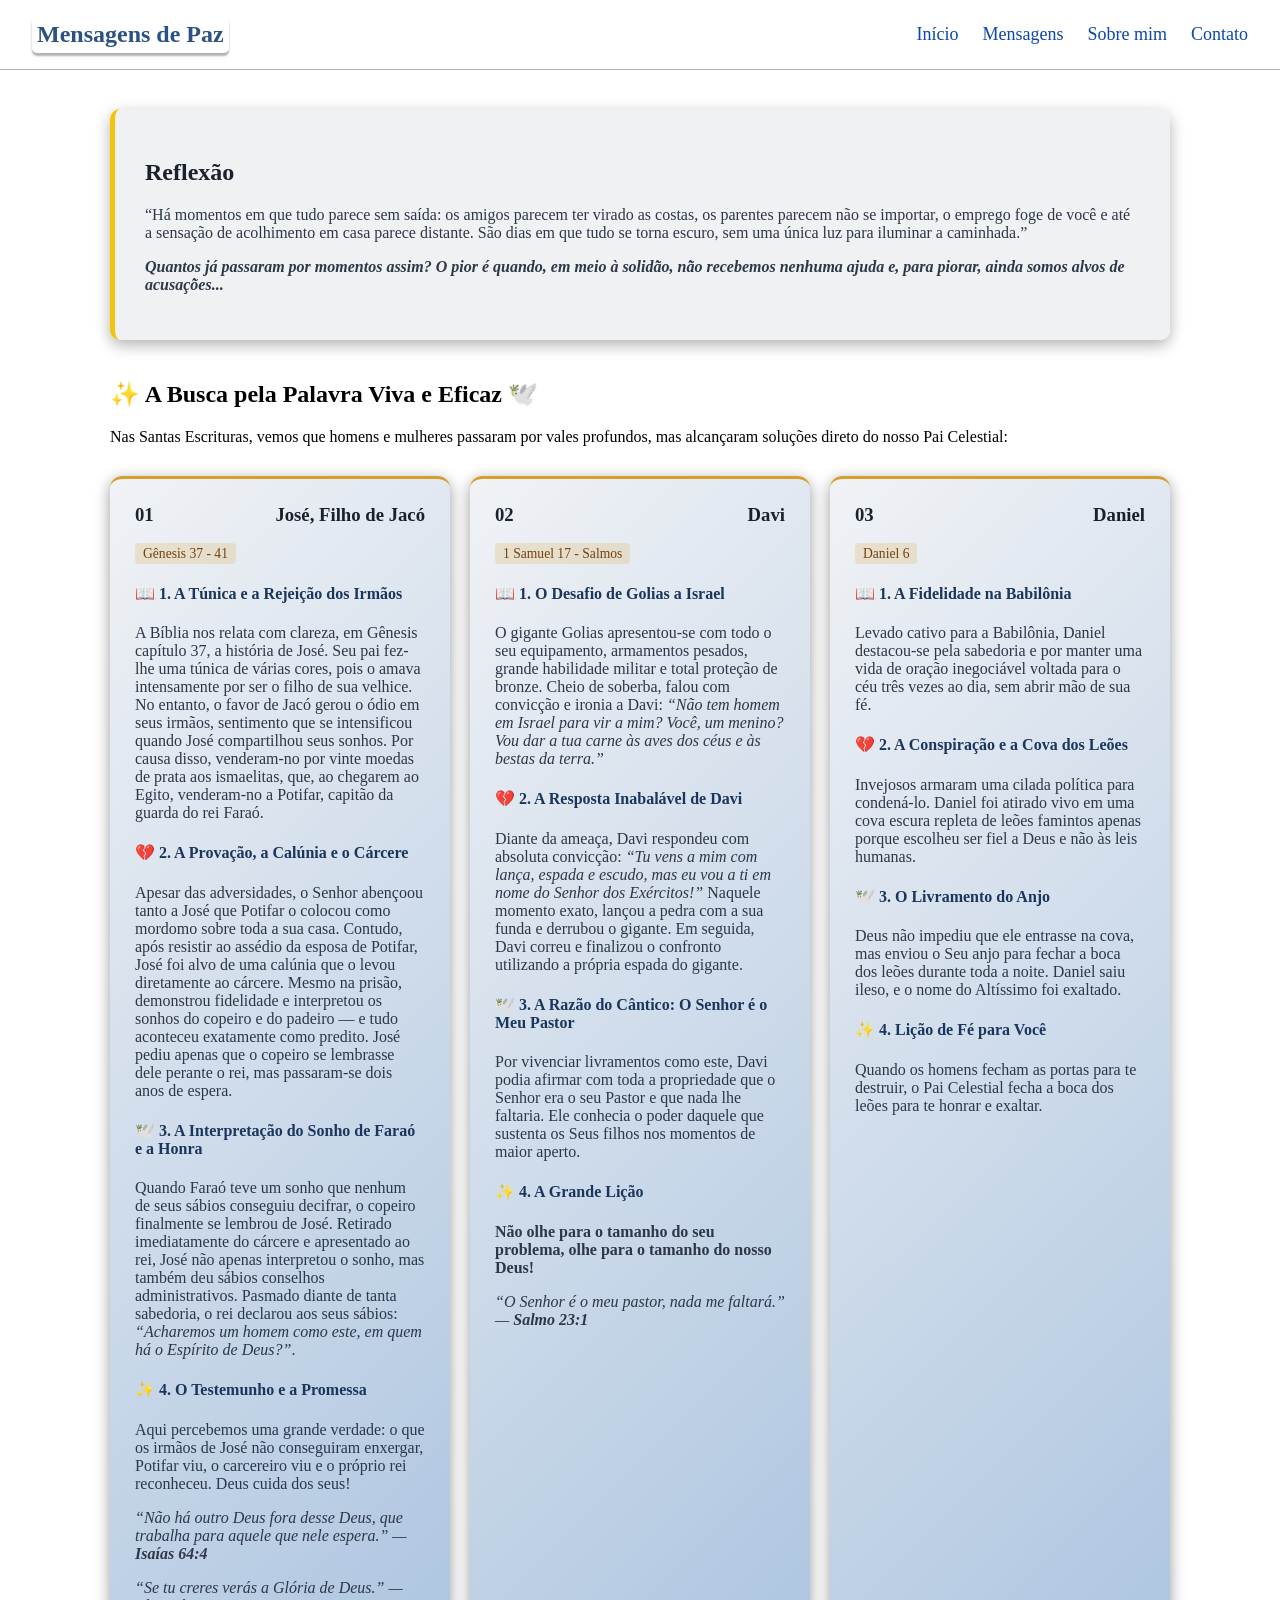
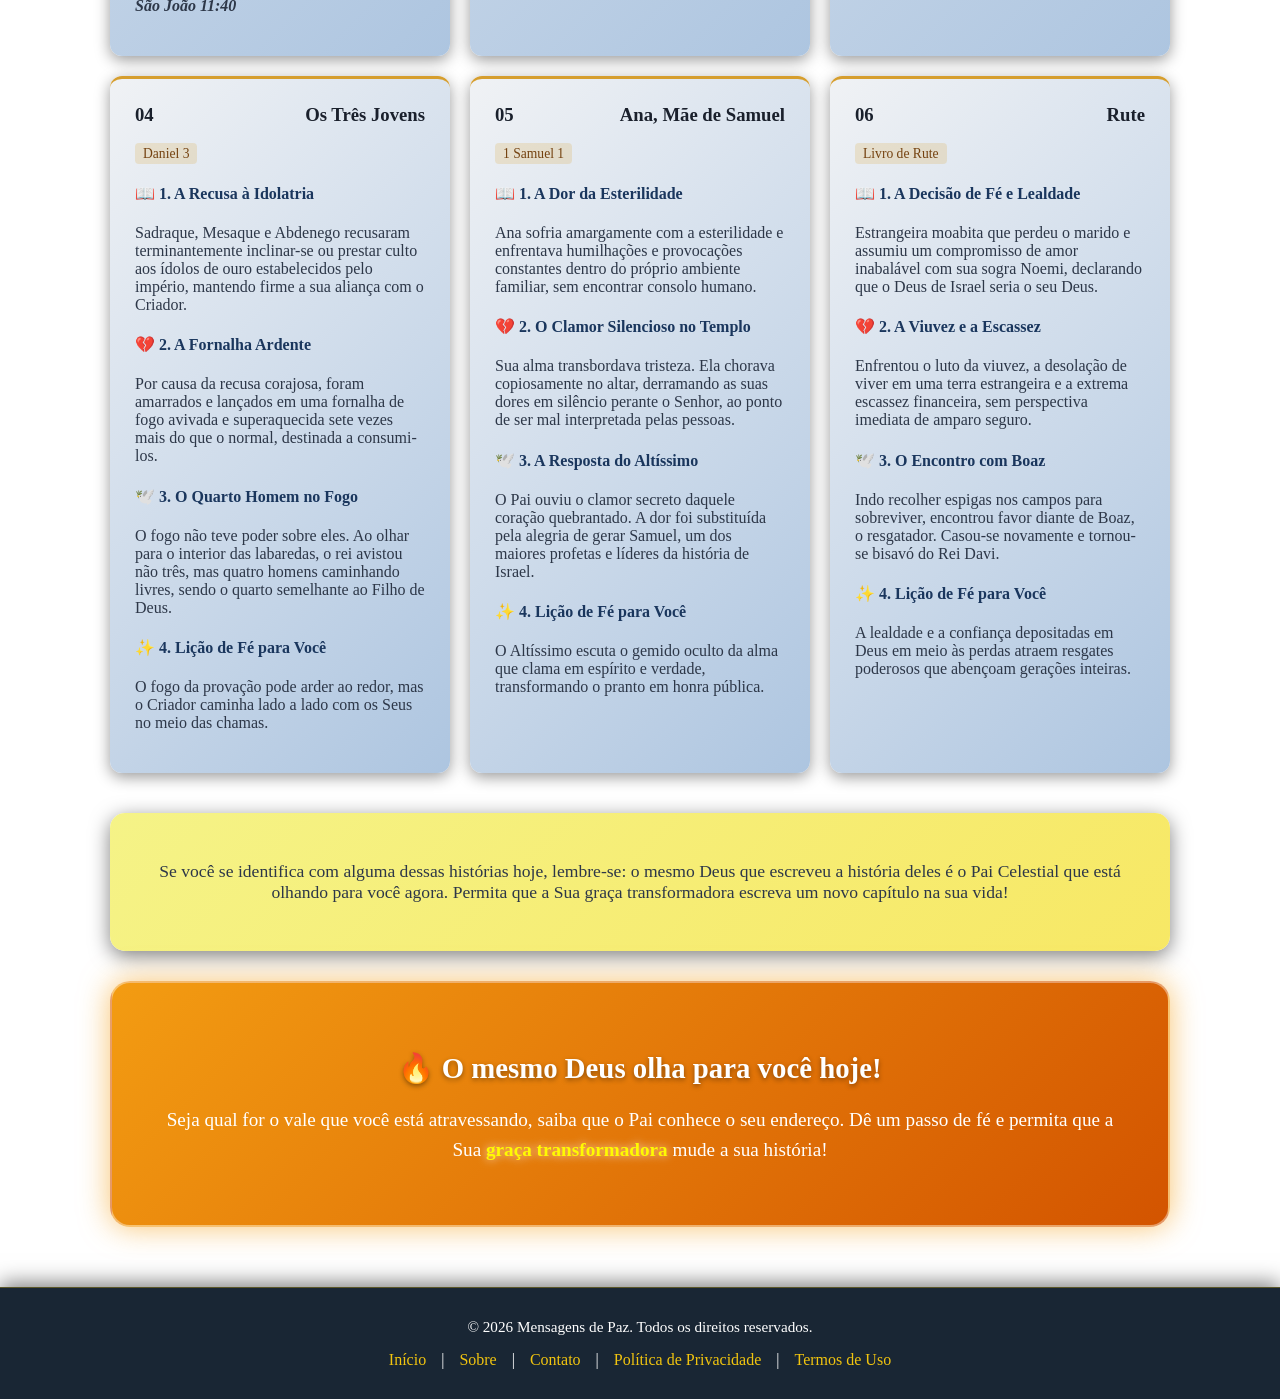
<file: index.html>
<!DOCTYPE html>
<html lang="pt-br">
<head>
    <meta charset="UTF-8">
    <meta name="viewport" content="width=device-width, initial-scale=1.0">
    <!-- Meta Descrição (Aparece nos resultados do Google) -->
    <meta name="description" content="Mensagens de paz, fé e esperança baseadas em histórias bíblicas de superação como José, Davi, Rute e Daniel.">
    <link rel="canonical" href="https://SEU-DOMINIO-AQUI.com/home.html">
    <!-- Autor e Palavras-chave -->
    <meta name="author" content="Mensagem de Paz">
    <meta name="robots" content="index, follow">
    
    <link rel="stylesheet" href="home.css">
    <title>Mensagens de Paz e Esperança | Estudo Bíblico</title>
</head>
<body>

    <!-- Cabeçalho -->
    <header class="header-paz">
        <div class="logo">
            <h1>Mensagens de Paz</h1>
        </div>
        <nav>
            <menu>
                <li><a href="home.html">Início</a></li>
                <li><a href="#mensagens">Mensagens</a></li>
                <li><a href="sobre.html">Sobre mim</a></li>
                <li><a href="contato.html">Contato</a></li>
            </menu>
        </nav>
    </header>

    <main class="container">
        <!-- Seção de Introdução (O Desabafo / Realidade) -->
        <section class="secao-introducao" id="inicio">
            <div class="card-intro">
                <h2>Reflexão</h2>
                <p>“Há momentos em que tudo parece sem saída: os amigos parecem ter virado as costas, os parentes parecem não se importar, o emprego foge de você e até a sensação de acolhimento em casa parece distante. São dias em que tudo se torna escuro, sem uma única luz para iluminar a caminhada.”</p>
                <p class="pergunta-destaque">Quantos já passaram por momentos assim? O pior é quando, em meio à solidão, não recebemos nenhuma ajuda e, para piorar, ainda somos alvos de acusações...</p>
            </div>
        </section>

        <!-- Seção do Corpo da Mensagem (A Busca pela Palavra) -->
        <section class="secao-corpo" id="mensagens">
            <div class="titulo-corpo">
                <h2>✨ A Busca pela Palavra Viva e Eficaz 🕊️</h2>
                <p>Nas Santas Escrituras, vemos que homens e mulheres passaram por vales profundos, mas alcançaram soluções direto do nosso Pai Celestial:</p>
            </div>

            <!-- Grid para organizar os cards lado a lado -->
            <div class="cards-grid">
                
                <!-- Card 1: José -->
                <article class="card-biblia">
                    <div class="card-header">
                        <h3><span class="numero-card">01</span> José, Filho de Jacó</h3>
                        <span class="tag-biblia">Gênesis 37 - 41</span>
                    </div>

                    <div class="card-bloco historia">
                        <h4>📖 1. A Túnica e a Rejeição dos Irmãos</h4>
                        <p>A Bíblia nos relata com clareza, em Gênesis capítulo 37, a história de José. Seu pai fez-lhe uma túnica de várias cores, pois o amava intensamente por ser o filho de sua velhice. No entanto, o favor de Jacó gerou o ódio em seus irmãos, sentimento que se intensificou quando José compartilhou seus sonhos. Por causa disso, venderam-no por vinte moedas de prata aos ismaelitas, que, ao chegarem ao Egito, venderam-no a Potifar, capitão da guarda do rei Faraó.</p>
                    </div>

                    <div class="card-bloco dor">
                        <h4>💔 2. A Provação, a Calúnia e o Cárcere</h4>
                        <p>Apesar das adversidades, o Senhor abençoou tanto a José que Potifar o colocou como mordomo sobre toda a sua casa. Contudo, após resistir ao assédio da esposa de Potifar, José foi alvo de uma calúnia que o levou diretamente ao cárcere. Mesmo na prisão, demonstrou fidelidade e interpretou os sonhos do copeiro e do padeiro — e tudo aconteceu exatamente como predito. José pediu apenas que o copeiro se lembrasse dele perante o rei, mas passaram-se dois anos de espera.</p>
                    </div>

                    <div class="card-bloco solucao">
                        <h4>🕊️ 3. A Interpretação do Sonho de Faraó e a Honra</h4>
                        <p>Quando Faraó teve um sonho que nenhum de seus sábios conseguiu decifrar, o copeiro finalmente se lembrou de José. Retirado imediatamente do cárcere e apresentado ao rei, José não apenas interpretou o sonho, mas também deu sábios conselhos administrativos. Pasmado diante de tanta sabedoria, o rei declarou aos seus sábios: <em>“Acharemos um homem como este, em quem há o Espírito de Deus?”</em>.</p>
                    </div>

                    <div class="card-bloco licao">
                        <h4>✨ 4. O Testemunho e a Promessa</h4>
                        <p>Aqui percebemos uma grande verdade: o que os irmãos de José não conseguiram enxergar, Potifar viu, o carcereiro viu e o próprio rei reconheceu. Deus cuida dos seus!</p>
                        <div class="versiculos-destaque" style="margin-top: 12px; font-style: italic; color: #f1c40f;">
                            <p>“Não há outro Deus fora desse Deus, que trabalha para aquele que nele espera.” — <strong>Isaías 64:4</strong></p>
                            <p style="margin-top: 6px;">“Se tu creres verás a Glória de Deus.” — <strong>São João 11:40</strong></p>
                        </div>
                    </div>
                </article>

                <!-- Card 2: Davi -->
                <article class="card-biblia">
                    <div class="card-header">
                        <h3><span class="numero-card">02</span> Davi</h3>
                        <span class="tag-biblia">1 Samuel 17 - Salmos</span>
                    </div>

                    <div class="card-bloco historia">
                        <h4>📖 1. O Desafio de Golias a Israel</h4>
                        <p>O gigante Golias apresentou-se com todo o seu equipamento, armamentos pesados, grande habilidade militar e total proteção de bronze. Cheio de soberba, falou com convicção e ironia a Davi: <em>“Não tem homem em Israel para vir a mim? Você, um menino? Vou dar a tua carne às aves dos céus e às bestas da terra.”</em></p>
                    </div>

                    <div class="card-bloco dor">
                        <h4>💔 2. A Resposta Inabalável de Davi</h4>
                        <p>Diante da ameaça, Davi respondeu com absoluta convicção: <em>“Tu vens a mim com lança, espada e escudo, mas eu vou a ti em nome do Senhor dos Exércitos!”</em> Naquele momento exato, lançou a pedra com a sua funda e derrubou o gigante. Em seguida, Davi correu e finalizou o confronto utilizando a própria espada do gigante.</p>
                    </div>

                    <div class="card-bloco solucao">
                        <h4>🕊️ 3. A Razão do Cântico: O Senhor é o Meu Pastor</h4>
                        <p>Por vivenciar livramentos como este, Davi podia afirmar com toda a propriedade que o Senhor era o seu Pastor e que nada lhe faltaria. Ele conhecia o poder daquele que sustenta os Seus filhos nos momentos de maior aperto.</p>
                    </div>

                    <div class="card-bloco licao">
                        <h4>✨ 4. A Grande Lição</h4>
                        <p><strong>Não olhe para o tamanho do seu problema, olhe para o tamanho do nosso Deus!</strong></p>
                        <div class="versiculos-destaque" style="margin-top: 12px; font-style: italic; color: #f1c40f;">
                            <p>“O Senhor é o meu pastor, nada me faltará.” — <strong>Salmo 23:1</strong></p>
                        </div>
                    </div>
                </article>

                <!-- Card 3: Daniel -->
                <article class="card-biblia">
                    <div class="card-header">
                        <h3><span class="numero-card">03</span> Daniel</h3>
                        <span class="tag-biblia">Daniel 6</span>
                    </div>

                    <div class="card-bloco historia">
                        <h4>📖 1. A Fidelidade na Babilônia</h4>
                        <p>Levado cativo para a Babilônia, Daniel destacou-se pela sabedoria e por manter uma vida de oração inegociável voltada para o céu três vezes ao dia, sem abrir mão de sua fé.</p>
                    </div>

                    <div class="card-bloco dor">
                        <h4>💔 2. A Conspiração e a Cova dos Leões</h4>
                        <p>Invejosos armaram uma cilada política para condená-lo. Daniel foi atirado vivo em uma cova escura repleta de leões famintos apenas porque escolheu ser fiel a Deus e não às leis humanas.</p>
                    </div>

                    <div class="card-bloco solucao">
                        <h4>🕊️ 3. O Livramento do Anjo</h4>
                        <p>Deus não impediu que ele entrasse na cova, mas enviou o Seu anjo para fechar a boca dos leões durante toda a noite. Daniel saiu ileso, e o nome do Altíssimo foi exaltado.</p>
                    </div>

                    <div class="card-bloco licao">
                        <h4>✨ 4. Lição de Fé para Você</h4>
                        <p>Quando os homens fecham as portas para te destruir, o Pai Celestial fecha a boca dos leões para te honrar e exaltar.</p>
                    </div>
                </article>

                <!-- Card 4: Os Três Jovens -->
                <article class="card-biblia">
                    <div class="card-header">
                        <h3><span class="numero-card">04</span> Os Três Jovens</h3>
                        <span class="tag-biblia">Daniel 3</span>
                    </div>

                    <div class="card-bloco historia">
                        <h4>📖 1. A Recusa à Idolatria</h4>
                        <p>Sadraque, Mesaque e Abdenego recusaram terminantemente inclinar-se ou prestar culto aos ídolos de ouro estabelecidos pelo império, mantendo firme a sua aliança com o Criador.</p>
                    </div>

                    <div class="card-bloco dor">
                        <h4>💔 2. A Fornalha Ardente</h4>
                        <p>Por causa da recusa corajosa, foram amarrados e lançados em uma fornalha de fogo avivada e superaquecida sete vezes mais do que o normal, destinada a consumi-los.</p>
                    </div>

                    <div class="card-bloco solucao">
                        <h4>🕊️ 3. O Quarto Homem no Fogo</h4>
                        <p>O fogo não teve poder sobre eles. Ao olhar para o interior das labaredas, o rei avistou não três, mas quatro homens caminhando livres, sendo o quarto semelhante ao Filho de Deus.</p>
                    </div>

                    <div class="card-bloco licao">
                        <h4>✨ 4. Lição de Fé para Você</h4>
                        <p>O fogo da provação pode arder ao redor, mas o Criador caminha lado a lado com os Seus no meio das chamas.</p>
                    </div>
                </article>

                <!-- Card 5: Ana -->
                <article class="card-biblia">
                    <div class="card-header">
                        <h3><span class="numero-card">05</span> Ana, Mãe de Samuel</h3>
                        <span class="tag-biblia">1 Samuel 1</span>
                    </div>

                    <div class="card-bloco historia">
                        <h4>📖 1. A Dor da Esterilidade</h4>
                        <p>Ana sofria amargamente com a esterilidade e enfrentava humilhações e provocações constantes dentro do próprio ambiente familiar, sem encontrar consolo humano.</p>
                    </div>

                    <div class="card-bloco dor">
                        <h4>💔 2. O Clamor Silencioso no Templo</h4>
                        <p>Sua alma transbordava tristeza. Ela chorava copiosamente no altar, derramando as suas dores em silêncio perante o Senhor, ao ponto de ser mal interpretada pelas pessoas.</p>
                    </div>

                    <div class="card-bloco solucao">
                        <h4>🕊️ 3. A Resposta do Altíssimo</h4>
                        <p>O Pai ouviu o clamor secreto daquele coração quebrantado. A dor foi substituída pela alegria de gerar Samuel, um dos maiores profetas e líderes da história de Israel.</p>
                    </div>

                    <div class="card-bloco licao">
                        <h4>✨ 4. Lição de Fé para Você</h4>
                        <p>O Altíssimo escuta o gemido oculto da alma que clama em espírito e verdade, transformando o pranto em honra pública.</p>
                    </div>
                </article>

                <!-- Card 6: Rute -->
                <article class="card-biblia">
                    <div class="card-header">
                        <h3><span class="numero-card">06</span> Rute</h3>
                        <span class="tag-biblia">Livro de Rute</span>
                    </div>

                    <div class="card-bloco historia">
                        <h4>📖 1. A Decisão de Fé e Lealdade</h4>
                        <p>Estrangeira moabita que perdeu o marido e assumiu um compromisso de amor inabalável com sua sogra Noemi, declarando que o Deus de Israel seria o seu Deus.</p>
                    </div>

                    <div class="card-bloco dor">
                        <h4>💔 2. A Viuvez e a Escassez</h4>
                        <p>Enfrentou o luto da viuvez, a desolação de viver em uma terra estrangeira e a extrema escassez financeira, sem perspectiva imediata de amparo seguro.</p>
                    </div>

                    <div class="card-bloco solucao">
                        <h4>🕊️ 3. O Encontro com Boaz</h4>
                        <p>Indo recolher espigas nos campos para sobreviver, encontrou favor diante de Boaz, o resgatador. Casou-se novamente e tornou-se bisavó do Rei Davi.</p>
                    </div>

                    <div class="card-bloco licao">
                        <h4>✨ 4. Lição de Fé para Você</h4>
                        <p>A lealdade e a confiança depositadas em Deus em meio às perdas atraem resgates poderosos que abençoam gerações inteiras.</p>
                    </div>
                </article>

            </div>

            <!-- Conclusão 1 -->
            <div class="card-conclusao">
                <p>Se você se identifica com alguma dessas histórias hoje, lembre-se: o mesmo Deus que escreveu a história deles é o Pai Celestial que está olhando para você agora. Permita que a Sua <span class="destaque">graça transformadora</span> escreva um novo capítulo na sua vida!</p>
            </div>

            <!-- Conclusão 2 -->
            <div class="card-chamada-especial">
                <h3>🔥 O mesmo Deus olha para você hoje!</h3>
                <p>Seja qual for o vale que você está atravessando, saiba que o Pai conhece o seu endereço. Dê um passo de fé e permita que a Sua <span class="destaque">graça transformadora</span> mude a sua história!</p>
            </div>

        </section>
    </main>

    <!-- Rodapé -->
    <footer class="rodape-paz">
        <div class="container-rodape">
            <p>&copy; 2026 Mensagens de Paz. Todos os direitos reservados.</p>
            <nav class="links-rodape">
                <a href="home.html">Início</a> | 
                <a href="sobre.html">Sobre</a> | 
                <a href="contato.html">Contato</a> | 
                <a href="privacidade.html">Política de Privacidade</a> |
                <a href="termos.html">Termos de Uso</a>
            </nav>
        </div>
    </footer>

</body>
</html>
</file>
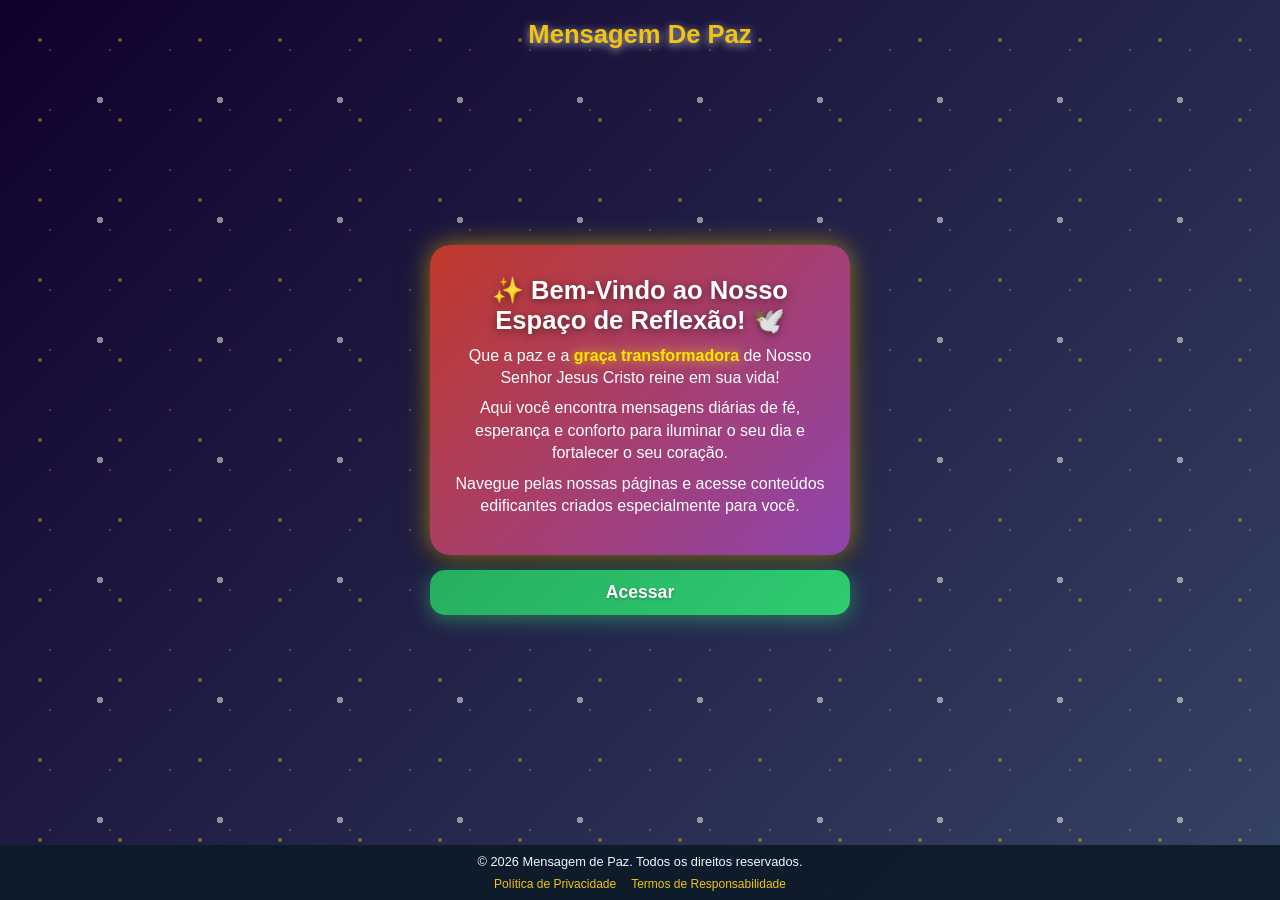
<file: Mensagem de Paz/index.html>
<!DOCTYPE html>
<html lang="pt-br">
<head>
    <meta charset="UTF-8">
    <meta name="viewport" content="width=device-width, initial-scale=1.0">
    
    <!-- SEO e Indexação para o Google -->
    <meta name="description" content="Mensagem de Paz - Encontre palavras de conforto, esperança e reflexão para o seu coração. Acesse agora!">
    <link rel="canonical" href="https://SEU-DOMINIO-AQUI.com/index.html">
    
    <link rel="stylesheet" href="Mensagem.css">
    <title>Mensagem De Paz - Bem-Vindo!</title>
</head>
<body>
    
    <header>
        <h1>Mensagem De Paz</h1>
    </header>

    <!-- Luzes animadas de fundo -->
    <div class="luzes"></div>

    <!-- Conteúdo Principal -->
    <main class="container">
        <div class="card">
            <h2>✨ Bem-Vindo ao Nosso Espaço de Reflexão! 🕊️</h2>
            <p>Que a paz e a <span class="destaque">graça transformadora</span> de Nosso Senhor Jesus Cristo reine em sua vida!</p>
            <p>Aqui você encontra mensagens diárias de fé, esperança e conforto para iluminar o seu dia e fortalecer o seu coração.</p>
            <p>Navegue pelas nossas páginas e acesse conteúdos edificantes criados especialmente para você.</p>
        </div>
        
        <div class="home">
            <a href="home.html">
                <h3>Acessar </h3>
            </a>
        </div>
    </main>

    <!-- Rodapé obrigatório para conformidade do Google/AdSense -->
    <footer>
        <div class="rodape-conteudo">
            <div class="rodape-coluna">
                <p>&copy; 2026 Mensagem de Paz. Todos os direitos reservados.</p>
                <ul>
                    <li><a href="privacidade.html">Política de Privacidade</a></li>
                    <li><a href="termos.html">Termos de Responsabilidade</a></li>
                </ul>
            </div>
        </div>
    </footer>

</body>
</html>
</file>
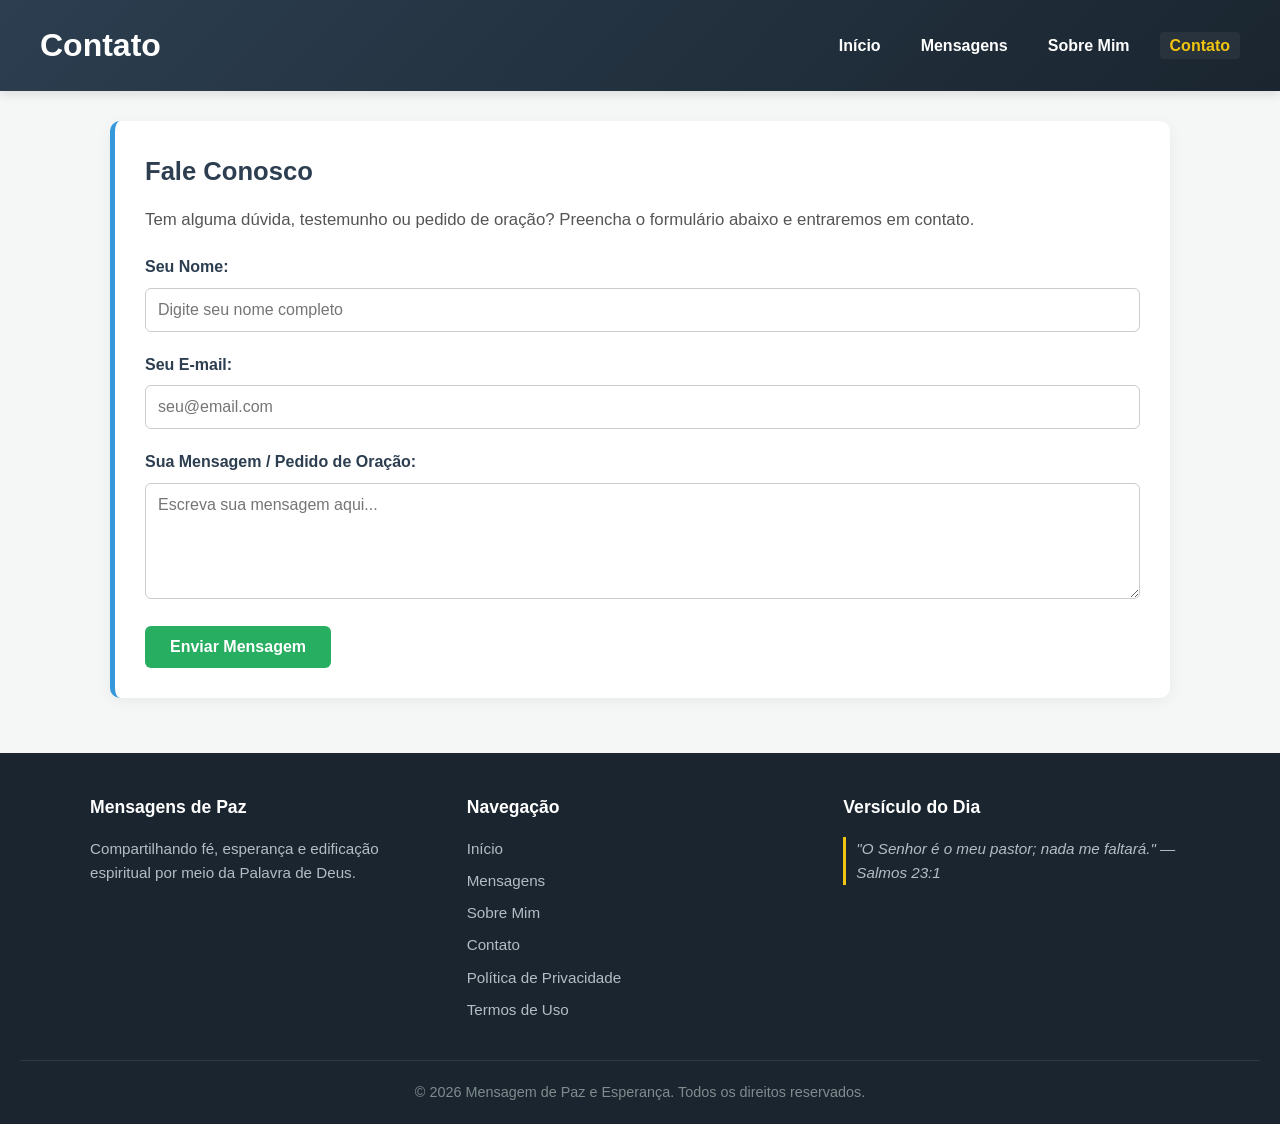
<file: contato.html>
<!DOCTYPE html>
<html lang="pt-BR">
<head>
    <meta charset="UTF-8">
    <meta name="viewport" content="width=device-width, initial-scale=1.0">
    <meta name="description" content="Entre em contato conosco, envie sua mensagem, pedido de oração ou dúvida.">
    <link rel="canonical" href="https://SEU-DOMINIO-AQUI.com/contato.html">
    <link rel="stylesheet" href="contato.css">
    <title>Contato | Mensagens de Paz e Esperança</title>
</head>
<body>
    <header class="sobre">
        <div class="titulo">
            <h1>Contato</h1>
        </div>
        <nav>
            <menu>
                <li><a href="home.html">Início</a></li>
                <li><a href="home.html#mensagens">Mensagens</a></li>
                <li><a href="sobre.html">Sobre Mim</a></li>
                <li><a href="contato.html" class="active">Contato</a></li>
            </menu>
        </nav>
    </header>

    <main class="container">
        <section class="card-info">
            <h2>Fale Conosco</h2>
            <p>Tem alguma dúvida, testemunho ou pedido de oração? Preencha o formulário abaixo e entraremos em contato.</p>

            <!-- 
              COMO CONFIGURAR O RECEBIMENTO:
              1. Acesse o site https://formspree.io/ e crie uma conta gratuita.
              2. Crie um novo formulário e copie o seu "Endpoint" (ex: https://formspree.io/f/seu-codigo-aqui).
              3. Substitua o link abaixo onde está escrito 'SEU_ID_DO_FORMSPREE'.
            -->
            <form action="https://formspree.io/f/meagjoyw" method="POST" class="formulario-contato">
                <div class="grupo-formulario">
                    <label for="nome">Seu Nome:</label>
                    <input type="text" id="nome" name="name" required placeholder="Digite seu nome completo">
                </div>

                <div class="grupo-formulario">
                    <label for="email">Seu E-mail:</label>
                    <input type="email" id="email" name="email" required placeholder="seu@email.com">
                </div>

                <div class="grupo-formulario">
                    <label for="mensagem">Sua Mensagem / Pedido de Oração:</label>
                    <textarea id="mensagem" name="message" rows="5" required placeholder="Escreva sua mensagem aqui..."></textarea>
                </div>

                <button type="submit" class="btn-enviar">Enviar Mensagem</button>
            </form>
        </section>
    </main>

    <footer class="rodape">
        <div class="rodape-conteudo">
            <div class="rodape-coluna">
                <h3>Mensagens de Paz</h3>
                <p>Compartilhando fé, esperança e edificação espiritual por meio da Palavra de Deus.</p>
            </div>
            <div class="rodape-coluna">
                <h3>Navegação</h3>
                <ul>
                    <li><a href="home.html">Início</a></li>
                    <li><a href="home.html#mensagens">Mensagens</a></li>
                    <li><a href="sobre.html">Sobre Mim</a></li>
                    <li><a href="contato.html">Contato</a></li>
                    <li><a href="privacidade.html">Política de Privacidade</a></li>
                    <li><a href="termos.html">Termos de Uso</a></li>
                </ul>
            </div>
            <div class="rodape-coluna">
                <h3>Versículo do Dia</h3>
                <blockquote cite="https://www.bibliaonline.com.br">
                    "O Senhor é o meu pastor; nada me faltará." — Salmos 23:1
                </blockquote>
            </div>
        </div>
        <div class="rodape-direitos">
            <p>&copy; 2026 Mensagem de Paz e Esperança. Todos os direitos reservados.</p>
        </div>
    </footer>
</body>
</html>
</file>
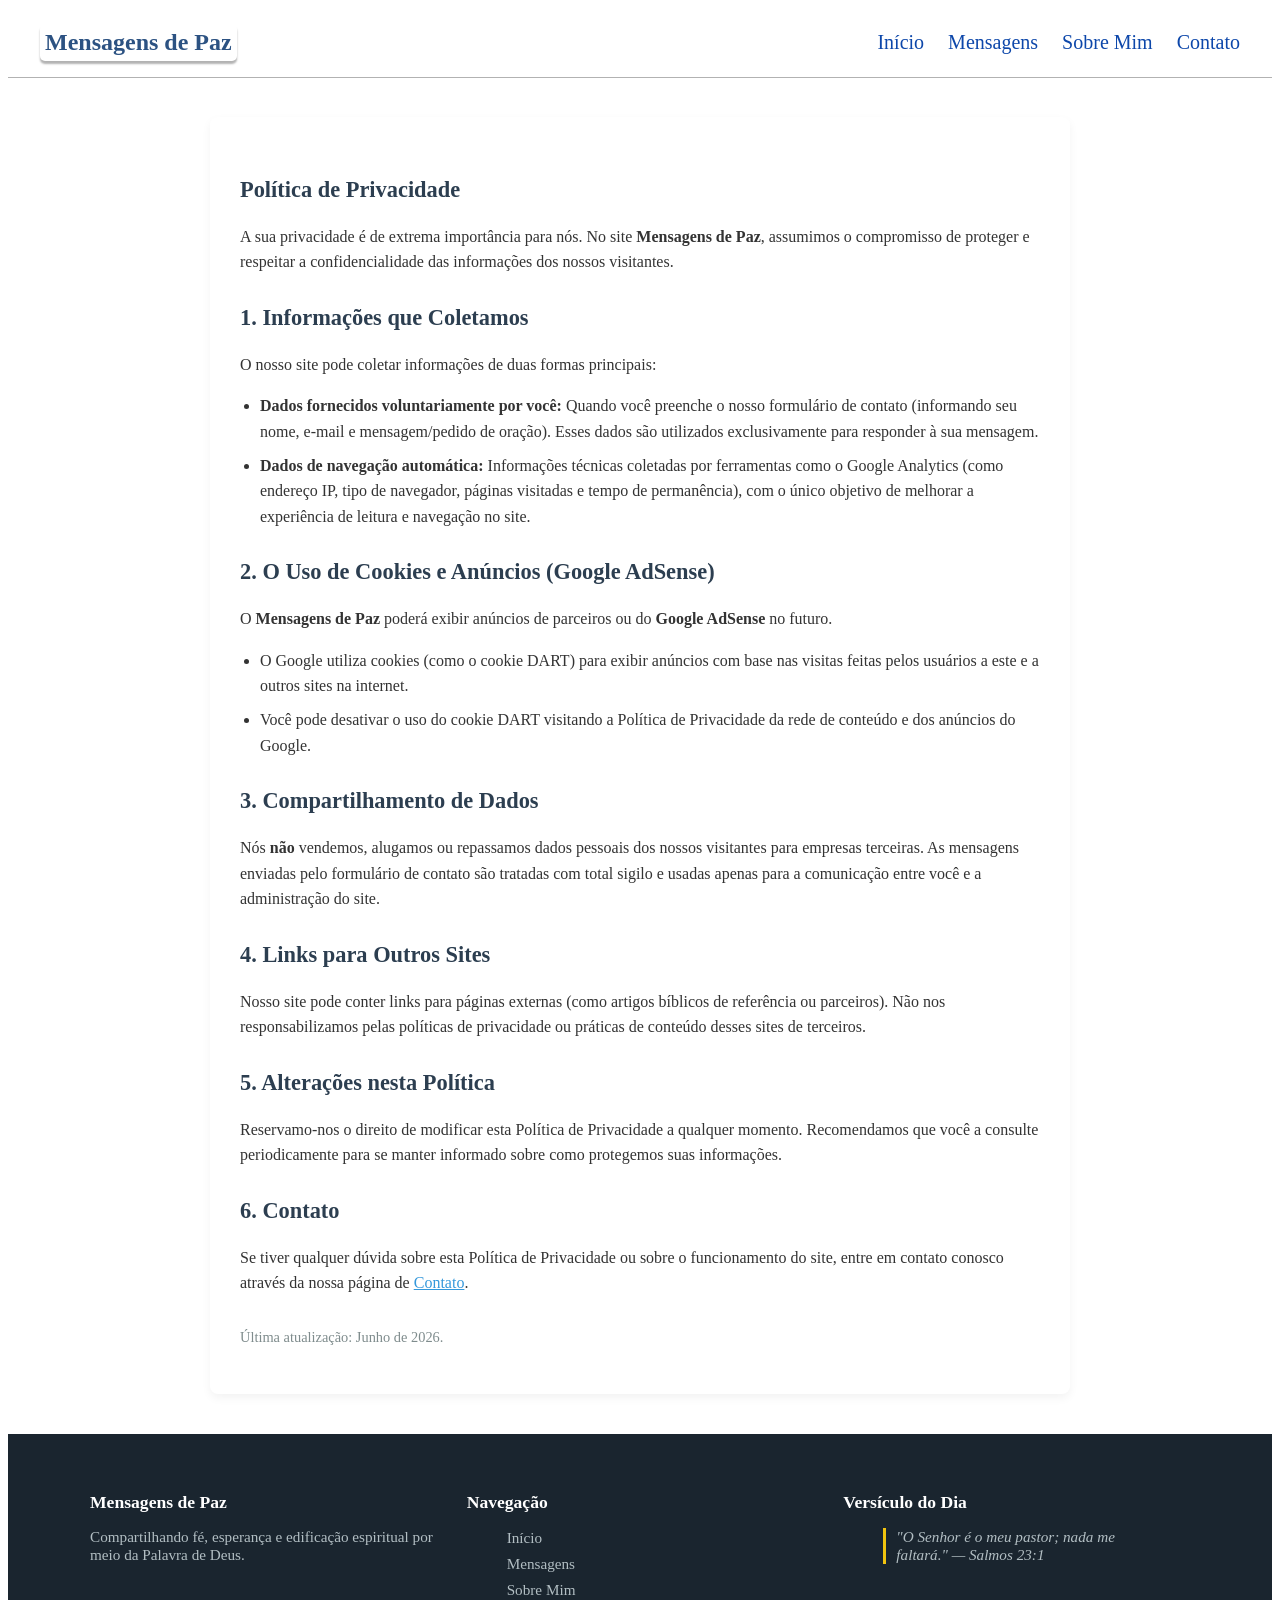
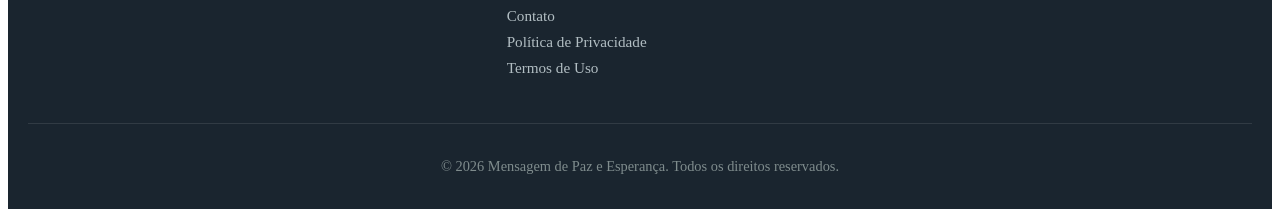
<file: privacidade.html>
<!DOCTYPE html>
<html lang="pt-BR">
<head>
    <meta charset="UTF-8">
    <meta name="viewport" content="width=device-width, initial-scale=1.0">
    <meta name="description" content="Política de Privacidade do site Mensagens de Paz. Saiba como tratamos e protegemos os seus dados e informações.">
    <link rel="canonical" href="https://SEU-DOMINIO-AQUI.com/privacidade.html">
    <meta name="robots" content="index, follow">
    <link rel="stylesheet" href="privacidade.css">
    <title>Política de Privacidade | Mensagens de Paz</title>
</head>
<body>

    <!-- Cabeçalho -->
    <header class="header-paz">
        <div class="logo">
            <h1>Mensagens de Paz</h1>
        </div>
        <nav>
            <menu>
                <li><a href="home.html">Início</a></li>
                <li><a href="home.html#mensagens">Mensagens</a></li>
                <li><a href="sobre.html">Sobre Mim</a></li>
                <li><a href="contato.html">Contato</a></li>
            </menu>
        </nav>
    </header>

    <main class="container">
        <div class="conteudo-legal">
            <h2>Política de Privacidade</h2>
            <p>A sua privacidade é de extrema importância para nós. No site <strong>Mensagens de Paz</strong>, assumimos o compromisso de proteger e respeitar a confidencialidade das informações dos nossos visitantes.</p>

            <h2>1. Informações que Coletamos</h2>
            <p>O nosso site pode coletar informações de duas formas principais:</p>
            <ul>
                <li><strong>Dados fornecidos voluntariamente por você:</strong> Quando você preenche o nosso formulário de contato (informando seu nome, e-mail e mensagem/pedido de oração). Esses dados são utilizados exclusivamente para responder à sua mensagem.</li>
                <li><strong>Dados de navegação automática:</strong> Informações técnicas coletadas por ferramentas como o Google Analytics (como endereço IP, tipo de navegador, páginas visitadas e tempo de permanência), com o único objetivo de melhorar a experiência de leitura e navegação no site.</li>
            </ul>

            <h2>2. O Uso de Cookies e Anúncios (Google AdSense)</h2>
            <p>O <strong>Mensagens de Paz</strong> poderá exibir anúncios de parceiros ou do <strong>Google AdSense</strong> no futuro.</p>
            <ul>
                <li>O Google utiliza cookies (como o cookie DART) para exibir anúncios com base nas visitas feitas pelos usuários a este e a outros sites na internet.</li>
                <li>Você pode desativar o uso do cookie DART visitando a Política de Privacidade da rede de conteúdo e dos anúncios do Google.</li>
            </ul>

            <h2>3. Compartilhamento de Dados</h2>
            <p>Nós <strong>não</strong> vendemos, alugamos ou repassamos dados pessoais dos nossos visitantes para empresas terceiras. As mensagens enviadas pelo formulário de contato são tratadas com total sigilo e usadas apenas para a comunicação entre você e a administração do site.</p>

            <h2>4. Links para Outros Sites</h2>
            <p>Nosso site pode conter links para páginas externas (como artigos bíblicos de referência ou parceiros). Não nos responsabilizamos pelas políticas de privacidade ou práticas de conteúdo desses sites de terceiros.</p>

            <h2>5. Alterações nesta Política</h2>
            <p>Reservamo-nos o direito de modificar esta Política de Privacidade a qualquer momento. Recomendamos que você a consulte periodicamente para se manter informado sobre como protegemos suas informações.</p>

            <h2>6. Contato</h2>
            <p>Se tiver qualquer dúvida sobre esta Política de Privacidade ou sobre o funcionamento do site, entre em contato conosco através da nossa página de <a href="contato.html" style="color: #3498db; text-decoration: underline;">Contato</a>.</p>

            <p style="margin-top: 30px; font-size: 0.9rem; color: #7f8c8d;">Última atualização: Junho de 2026.</p>
        </div>
    </main>

    <!-- Rodapé -->
    <footer class="rodape">
        <div class="rodape-conteudo">
            <div class="rodape-coluna">
                <h3>Mensagens de Paz</h3>
                <p>Compartilhando fé, esperança e edificação espiritual por meio da Palavra de Deus.</p>
            </div>
            <div class="rodape-coluna">
                <h3>Navegação</h3>
                <ul>
                    <li><a href="home.html">Início</a></li>
                    <li><a href="home.html#mensagens">Mensagens</a></li>
                    <li><a href="sobre.html">Sobre Mim</a></li>
                    <li><a href="contato.html">Contato</a></li>
                    <li><a href="privacidade.html">Política de Privacidade</a></li>
                    <li><a href="termos.html">Termos de Uso</a></li>
                </ul>
            </div>
            <div class="rodape-coluna">
                <h3>Versículo do Dia</h3>
                <blockquote cite="https://www.bibliaonline.com.br">
                    "O Senhor é o meu pastor; nada me faltará." — Salmos 23:1
                </blockquote>
            </div>
        </div>
        <div class="rodape-direitos">
            <p>&copy; 2026 Mensagem de Paz e Esperança. Todos os direitos reservados.</p>
        </div>
    </footer>

</body>
</html>
</file>
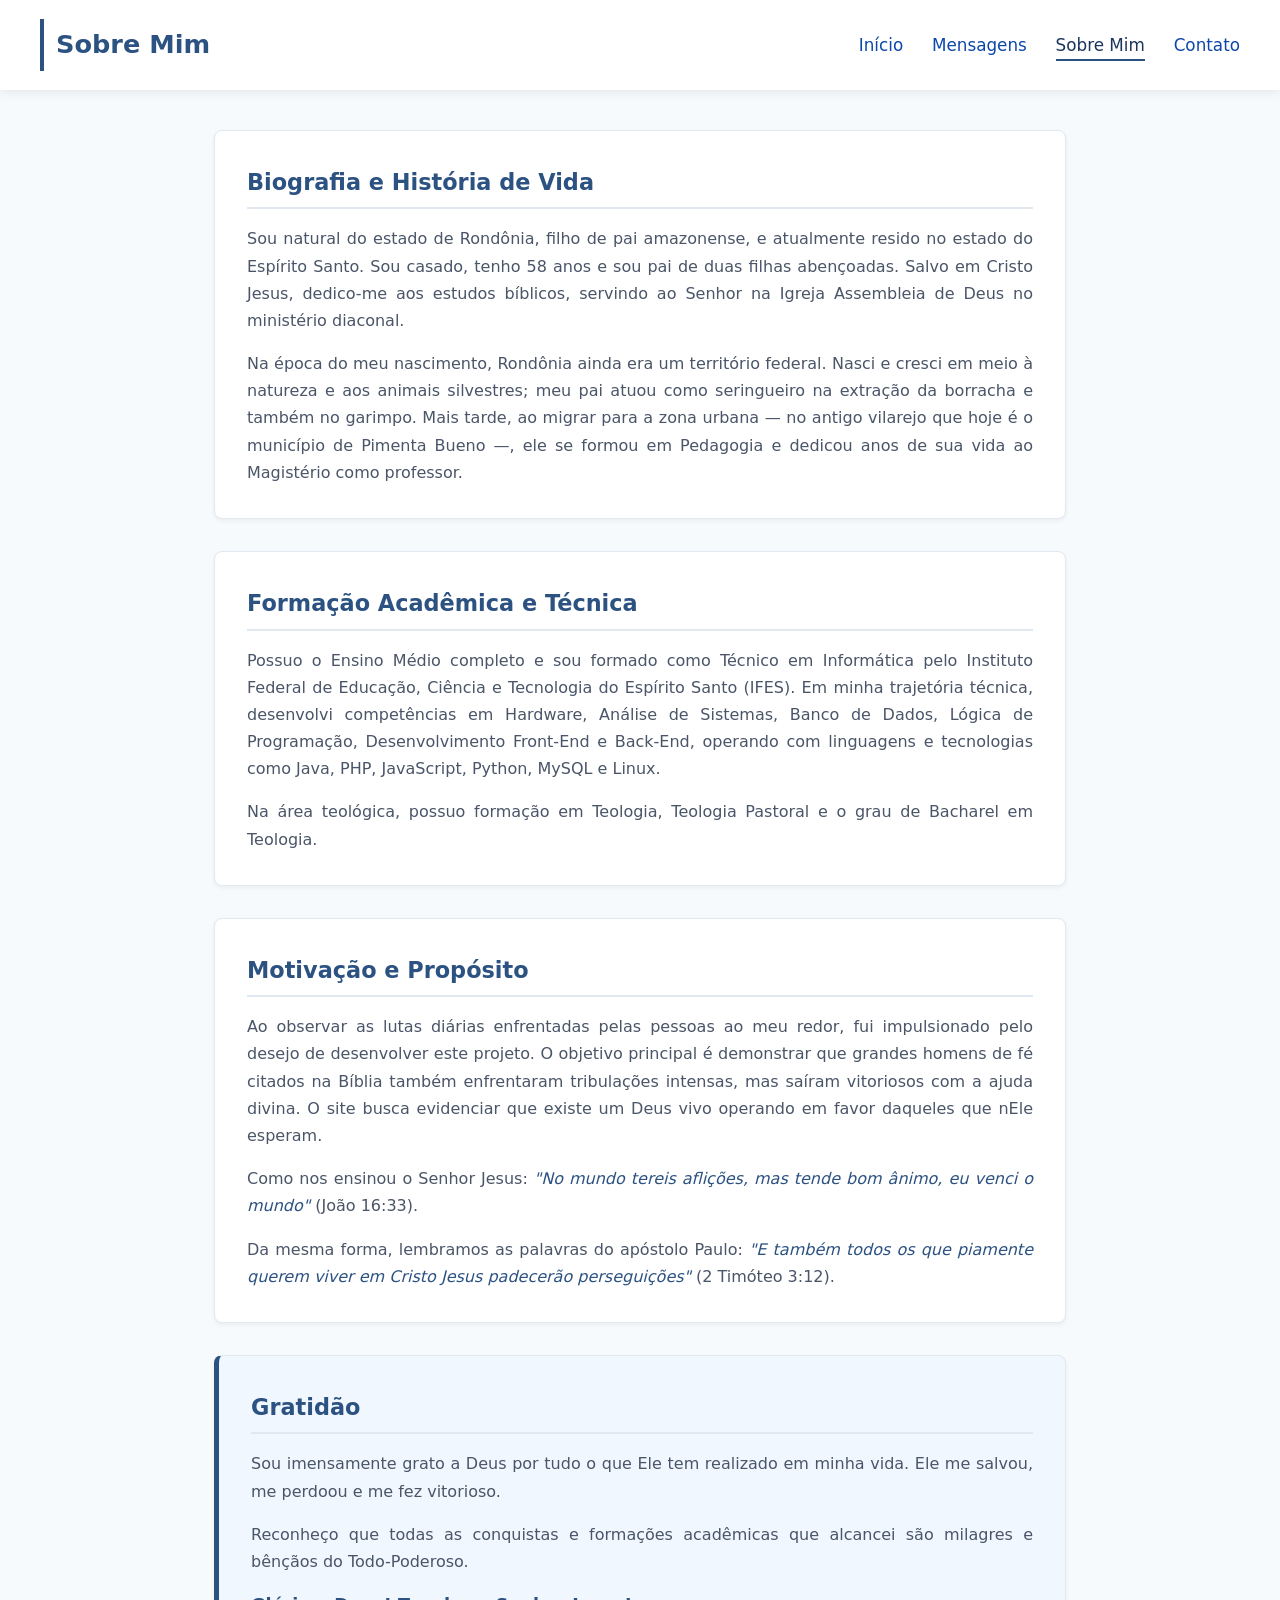
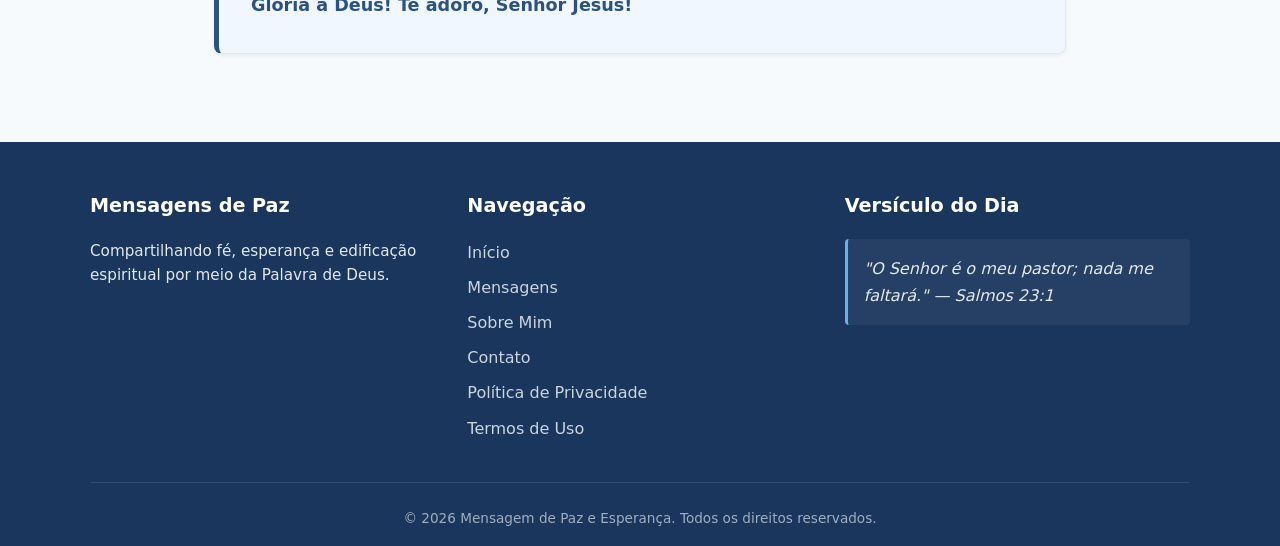
<file: sobre.html>
<!DOCTYPE html>
<html lang="pt-BR">
<head>
    <meta charset="UTF-8">
    <meta name="viewport" content="width=device-width, initial-scale=1.0">
    <meta name="description" content="Mensagens de paz, fé e esperança baseadas em histórias bíblicas de superação como José, Davi, Rute e Daniel.">
    <link rel="canonical" href="https://SEU-DOMINIO-AQUI.com/sobre.html">
    <meta name="author" content="Mensagem de Paz">
    <meta name="robots" content="index, follow">
    
    <link rel="stylesheet" href="sobre.css">
    <title>Sobre Mim | Mensagens de Paz e Esperança</title>
</head>
<body>
    <header class="sobre">
        <div class="titulo">
            <h1>Sobre Mim</h1>
        </div>
        <nav>
            <menu>
                <li><a href="home.html">Início</a></li>
                <li><a href="home.html#mensagens">Mensagens</a></li>
                <li><a href="sobre.html" class="active">Sobre Mim</a></li>
                <li><a href="contato.html">Contato</a></li>
            </menu>
        </nav>
    </header>

    <main class="container">
        <article class="inform">
            <section class="card-info">
                <h2>Biografia e História de Vida</h2>
                <p>Sou natural do estado de Rondônia, filho de pai amazonense, e atualmente resido no estado do Espírito Santo. Sou casado, tenho 58 anos e sou pai de duas filhas abençoadas. Salvo em Cristo Jesus, dedico-me aos estudos bíblicos, servindo ao Senhor na Igreja Assembleia de Deus no ministério diaconal.</p>
                <p>Na época do meu nascimento, Rondônia ainda era um território federal. Nasci e cresci em meio à natureza e aos animais silvestres; meu pai atuou como seringueiro na extração da borracha e também no garimpo. Mais tarde, ao migrar para a zona urbana — no antigo vilarejo que hoje é o município de Pimenta Bueno —, ele se formou em Pedagogia e dedicou anos de sua vida ao Magistério como professor.</p>
            </section>

            <section class="card-info">
                <h2>Formação Acadêmica e Técnica</h2>
                <p>Possuo o Ensino Médio completo e sou formado como Técnico em Informática pelo Instituto Federal de Educação, Ciência e Tecnologia do Espírito Santo (IFES). Em minha trajetória técnica, desenvolvi competências em Hardware, Análise de Sistemas, Banco de Dados, Lógica de Programação, Desenvolvimento Front-End e Back-End, operando com linguagens e tecnologias como Java, PHP, JavaScript, Python, MySQL e Linux.</p>
                <p>Na área teológica, possuo formação em Teologia, Teologia Pastoral e o grau de Bacharel em Teologia.</p>
            </section>

            <section class="card-info">
                <h2>Motivação e Propósito</h2>
                <p>Ao observar as lutas diárias enfrentadas pelas pessoas ao meu redor, fui impulsionado pelo desejo de desenvolver este projeto. O objetivo principal é demonstrar que grandes homens de fé citados na Bíblia também enfrentaram tribulações intensas, mas saíram vitoriosos com a ajuda divina. O site busca evidenciar que existe um Deus vivo operando em favor daqueles que nEle esperam.</p>
                <p>Como nos ensinou o Senhor Jesus: <em>"No mundo tereis aflições, mas tende bom ânimo, eu venci o mundo"</em> (João 16:33).</p>
                <p>Da mesma forma, lembramos as palavras do apóstolo Paulo: <em>"E também todos os que piamente querem viver em Cristo Jesus padecerão perseguições"</em> (2 Timóteo 3:12).</p>
            </section>

            <section class="card-info destaque-gratidao">
                <h2>Gratidão</h2>
                <p>Sou imensamente grato a Deus por tudo o que Ele tem realizado em minha vida. Ele me salvou, me perdoou e me fez vitorioso.</p>
                <p>Reconheço que todas as conquistas e formações acadêmicas que alcancei são milagres e bênçãos do Todo-Poderoso.</p>
                <p class="louvor">Glória a Deus! Te adoro, Senhor Jesus!</p>
            </section>
        </article>
    </main>

   <footer class="rodape">
    <div class="rodape-conteudo">
        <div class="rodape-coluna">
            <h3>Mensagens de Paz</h3>
            <p>Compartilhando fé, esperança e edificação espiritual por meio da Palavra de Deus.</p>
        </div>
        <div class="rodape-coluna">
            <h3>Navegação</h3>
            <ul>
                <li><a href="home.html">Início</a></li>
                <li><a href="home.html#mensagens">Mensagens</a></li>
                <li><a href="sobre.html">Sobre Mim</a></li>
                <li><a href="contato.html">Contato</a></li>
                <li><a href="privacidade.html">Política de Privacidade</a></li>
                <li><a href="termos.html">Termos de Uso</a></li>
            </ul>
        </div>
        <div class="rodape-coluna">
            <h3>Versículo do Dia</h3>
            <blockquote cite="https://www.bibliaonline.com.br">
                "O Senhor é o meu pastor; nada me faltará." — Salmos 23:1
            </blockquote>
        </div>
    </div>
    <div class="rodape-direitos">
        <p>&copy; 2026 Mensagem de Paz e Esperança. Todos os direitos reservados.</p>
    </div>
</footer>
</body>
</html>
</file>
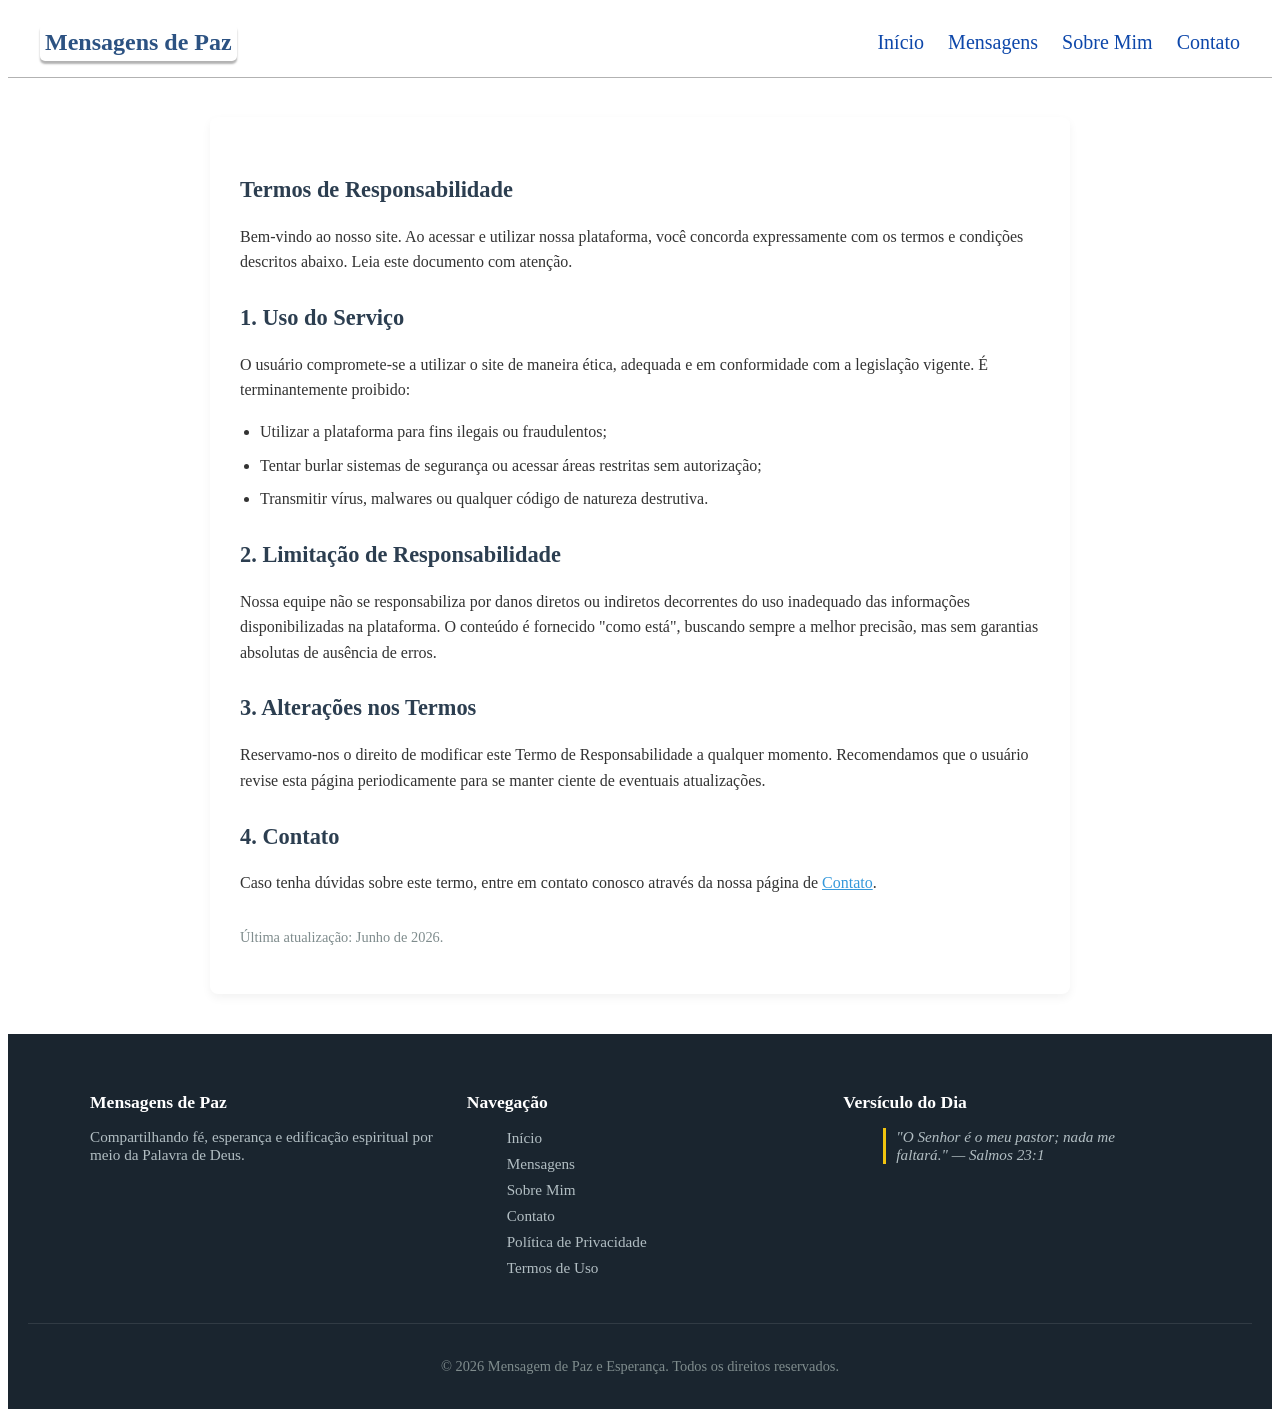
<file: termos.html>
<!DOCTYPE html>
<html lang="pt-BR">
<head>
    <meta charset="UTF-8">
    <meta name="viewport" content="width=device-width, initial-scale=1.0">
    <meta name="description" content="Termos de Responsabilidade e Condições de Uso do site Mensagens de Paz.">
    <link rel="canonical" href="https://SEU-DOMINIO-AQUI.com/termos.html">
    <meta name="robots" content="index, follow">
    <link rel="stylesheet" href="privacidade.css"> <!-- Ou o seu arquivo de estilo unificado -->
    <title>Termos de Responsabilidade | Mensagens de Paz</title>
</head>
<body>

    <!-- Cabeçalho padronizado -->
    <header class="header-paz">
        <div class="logo">
            <h1>Mensagens de Paz</h1>
        </div>
        <nav>
            <menu>
                <li><a href="home.html">Início</a></li>
                <li><a href="home.html#mensagens">Mensagens</a></li>
                <li><a href="sobre.html">Sobre Mim</a></li>
                <li><a href="contato.html">Contato</a></li>
            </menu>
        </nav>
    </header>

    <!-- Conteúdo Principal do Termo de Responsabilidade -->
    <main class="container">
        <div class="conteudo-legal">
            <h2>Termos de Responsabilidade</h2>
            <p>Bem-vindo ao nosso site. Ao acessar e utilizar nossa plataforma, você concorda expressamente com os termos e condições descritos abaixo. Leia este documento com atenção.</p>

            <h2>1. Uso do Serviço</h2>
            <p>O usuário compromete-se a utilizar o site de maneira ética, adequada e em conformidade com a legislação vigente. É terminantemente proibido:</p>
            <ul>
                <li>Utilizar a plataforma para fins ilegais ou fraudulentos;</li>
                <li>Tentar burlar sistemas de segurança ou acessar áreas restritas sem autorização;</li>
                <li>Transmitir vírus, malwares ou qualquer código de natureza destrutiva.</li>
            </ul>

            <h2>2. Limitação de Responsabilidade</h2>
            <p>Nossa equipe não se responsabiliza por danos diretos ou indiretos decorrentes do uso inadequado das informações disponibilizadas na plataforma. O conteúdo é fornecido "como está", buscando sempre a melhor precisão, mas sem garantias absolutas de ausência de erros.</p>

            <h2>3. Alterações nos Termos</h2>
            <p>Reservamo-nos o direito de modificar este Termo de Responsabilidade a qualquer momento. Recomendamos que o usuário revise esta página periodicamente para se manter ciente de eventuais atualizações.</p>

            <h2>4. Contato</h2>
            <p>Caso tenha dúvidas sobre este termo, entre em contato conosco através da nossa página de <a href="contato.html" style="color: #3498db; text-decoration: underline;">Contato</a>.</p>

            <p style="margin-top: 30px; font-size: 0.9rem; color: #7f8c8d;">Última atualização: Junho de 2026.</p>
        </div>
    </main>

    <!-- Rodapé completo padronizado -->
    <footer class="rodape">
        <div class="rodape-conteudo">
            <div class="rodape-coluna">
                <h3>Mensagens de Paz</h3>
                <p>Compartilhando fé, esperança e edificação espiritual por meio da Palavra de Deus.</p>
            </div>
            <div class="rodape-coluna">
                <h3>Navegação</h3>
                <ul>
                    <li><a href="home.html">Início</a></li>
                    <li><a href="home.html#mensagens">Mensagens</a></li>
                    <li><a href="sobre.html">Sobre Mim</a></li>
                    <li><a href="contato.html">Contato</a></li>
                    <li><a href="privacidade.html">Política de Privacidade</a></li>
                    <li><a href="termos.html">Termos de Uso</a></li>
                </ul>
            </div>
            <div class="rodape-coluna">
                <h3>Versículo do Dia</h3>
                <blockquote cite="https://www.bibliaonline.com.br">
                    "O Senhor é o meu pastor; nada me faltará." — Salmos 23:1
                </blockquote>
            </div>
        </div>
        <div class="rodape-direitos">
            <p>&copy; 2026 Mensagem de Paz e Esperança. Todos os direitos reservados.</p>
        </div>
    </footer>

</body>
</html>
</file>
<file: home.css>
/* Evita qualquer transbordamento lateral no celular */
* {
    box-sizing: border-box;
}

html, body {
    max-width: 100%;
    overflow-x: hidden;
    margin: 0;
    padding: 0;
}
header {
    box-shadow: 0 1px 0px rgba(0, 0, 0, 0.3);
    transition: transform 0.2s, background-color 0.2s, box-shadow 0.2s;
}

/* Estilização básica do container do cabeçalho */
.header-paz {
    display: flex;
    justify-content: space-between;
    align-items: center;
    padding: 1rem 2rem;
    background-color: #ffffff;
}

.logo {
    padding: 5px;
    box-shadow: 0 3px 2px rgba(0, 0, 0, 0.3);
    transition: transform 0.2s, background-color 0.2s, box-shadow 0.2s;
    border-radius: 5px;
}

.header-paz h1 {
    margin: 0;
    font-size: 1.5rem;
    color: #2c5282;
}

/* Organização do menu de navegação */
nav menu {
    display: flex;
    gap: 1.5rem;
    list-style: none;
    margin: 0;
    padding: 0;
}

nav menu a {
    font-size: 18px;
    text-decoration: none;
    color: #0d47aa;
    font-weight: 500;
    transition: color 0.2s ease;
}

nav menu a:hover {
    color: #0b4685;
    border-bottom: 2px solid #161616; /* Cria um traço embaixo com 2px de espessura */
}
@media (max-width: 768px) {
    /* Faz o cabeçalho empilhar a logo em cima e o menu embaixo */
    .header-paz {
        flex-direction: column;
        justify-content: center;
        align-items: center;
        padding: 15px 10px;
        gap: 15px;
    }

    /* Remove a sombra pesada da caixa da logo para ficar mais leve no celular */
    .logo {
        text-align: center;
        padding: 0;
        box-shadow: none;
        background: transparent;
    }

    .header-paz h1 {
        font-size: 1.4rem;
        text-align: center;
    }

    /* Centraliza e organiza os botões do menu logo abaixo */
    nav menu, nav ul {
        display: flex;
        flex-wrap: wrap;
        justify-content: center;
        align-items: center;
        gap: 10px;
        width: 100%;
        padding: 0;
        margin: 0;
    }

    nav menu a, nav ul a {
        display: inline-block;
        font-size: 0.9rem;
        font-weight: 600;
        color: #0d47aa;
        background-color: #f0f4f8;
        padding: 8px 12px;
        border-radius: 20px;
        text-decoration: none;
    }
}
/* Container geral para centralizar */
.container {
    max-width: 1100px;
    margin: 0 auto;
    padding: 0 20px;
}

/* Estilo do card de introdução */
.card-intro {
    background: rgba(239, 241, 243, 0.95);
    border-left: 5px solid #f1c40f;
    padding: 30px;
    border-radius: 10px;
    margin: 40px 0;
    box-shadow: 0 5px 15px rgba(0,0,0,0.3);
    color: #1a202c;
}

.card-intro h2 {
    color: #1a202c;
}

.card-intro p {
    color: #2d3748;
}

.pergunta-destaque {
    font-style: italic;
    color: #b7791f; /* Tom de dourado/âmbar mais escuro para garantir legibilidade no fundo claro */
    font-weight: 600;
    margin-top: 15px;
}

/* Organização dos cards bíblicos lado a lado (Grid corrigido para responsividade) */
.cards-grid {
    display: grid;
    grid-template-columns: repeat(auto-fit, minmax(300px, 1fr));
    gap: 20px;
    margin-top: 30px;
}

/* Estilo individual de cada card de personagem */
.card-biblia {
    background: linear-gradient(135deg, #f0f2f5, #adc5e0);
    padding: 25px;
    border-radius: 12px;
    box-shadow: 0 4px 15px rgba(0,0,0,0.4);
    transition: transform 0.3s ease, box-shadow 0.3s ease;
    border-top: 3px solid #d69e2e;
    color: #1a202c;
}

.card-biblia:hover {
    transform: translateY(-5px);
    box-shadow: 0 8px 25px rgba(214, 158, 46, 0.3);
}

.card-biblia h3 {
    color: #1a202c; /* Alterado para escuro para garantir alta legibilidade */
    margin-top: 0;
    display: flex;
    justify-content: space-between;
    align-items: center;
}

.card-biblia p {
    color: #2d3748;
}

.card-biblia h4 {
    color: #1a365d;
}

.tag-biblia {
    font-size: 0.85rem;
    background-color: rgba(214, 158, 46, 0.2);
    padding: 3px 8px;
    border-radius: 4px;
    color: #744210;
}

/* Estilo Único e Diferente para o Último Bloco de Chamada */
.card-chamada-especial {
    background: linear-gradient(135deg, #f39c12, #d35400); /* Tons de âmbar e dourado vibrante */
    color: #ffffff;
    padding: 40px;
    border-radius: 20px;
    text-align: center;
    margin-top: 30px;
    box-shadow: 0 0 30px rgba(243, 156, 18, 0.6);
    border: 2px solid rgba(255, 255, 255, 0.4);
    animation: pulsarDourado 3s ease-in-out infinite alternate;
}

.card-chamada-especial h3 {
    font-size: 1.8rem;
    margin-bottom: 15px;
    text-shadow: 0 2px 5px rgba(0, 0, 0, 0.4);
    color: #ffffff;
}

.card-chamada-especial p {
    font-size: 1.2rem;
    line-height: 1.6;
    color: #ffffff;
}

.card-chamada-especial .destaque {
    color: #fffb00;
    font-weight: bold;
    text-shadow: 0 0 10px rgba(255, 255, 255, 0.8);
}

/* Animação suave para o card especial se destacar */
@keyframes pulsarDourado {
    0% { transform: scale(1); box-shadow: 0 0 20px rgba(243, 156, 18, 0.4); }
    100% { transform: scale(1.02); box-shadow: 0 0 35px rgba(243, 156, 18, 0.8); }
}

/* Card de Conclusão */
.card-conclusao {
    background: linear-gradient(135deg, #f5f387, #f7e865);
    padding: 30px;
    border-radius: 15px;
    text-align: center;
    margin-top: 40px;
    box-shadow: 0 5px 20px rgba(0,0,0,0.5);
    font-size: 1.1rem;
    color: #2d3748;
}

/* ===================================================
   RODAPÉ (FOOTER) - ESTILO CELESTIAL DOURADO
   =================================================== */
.rodape-paz {
    color: #ffffff;
    background: rgba(13, 27, 42, 0.95);
    border-top: 1px solid rgba(241, 196, 15, 0.3);
    box-shadow: 0 -4px 20px rgba(0, 0, 0, 0.5);
    padding: 30px 20px;
    margin-top: 60px;
    text-align: center;
    position: relative;
    z-index: 10;
}

.container-rodape {
    max-width: 1100px;
    margin: 0 auto;
    display: flex;
    flex-direction: column;
    align-items: center;
    gap: 15px;
}

.container-rodape p {
    color: #ffffff;
    font-size: 0.95rem;
    margin: 0;
}

/* Links do Rodapé (Importante para SEO e navegação) */
.links-rodape {
    display: flex;
    gap: 15px;
    flex-wrap: wrap;
    justify-content: center;
}

.links-rodape a {
    color: #f1c40f;
    text-decoration: none;
    font-size: 1rem;
    font-weight: 500;
    transition: color 0.3s ease, text-shadow 0.3s ease;
}

.links-rodape a:hover {
    color: #ffffff;
    text-shadow: 0 0 10px rgba(241, 196, 15, 0.9);
}
</file>
<file: Mensagem de Paz/Mensagem.css>
/* --- Reset Global para evitar estouros de tela --- */
* {
    box-sizing: border-box;
}

/* Fundo dinâmico com gradiente a mover-se */
body {
    background: linear-gradient(-45deg, #0d1b2a, #1b263b, #415a77, #10002b);
    background-size: 400% 400%;
    animation: moverFundo 10s ease infinite;
    color: #ffffff;
    font-family: 'Segoe UI', Tahoma, Geneva, Verdana, sans-serif;
    display: flex;
    flex-direction: column;
    justify-content: center;
    align-items: center;
    min-height: 100vh;
    margin: 0;
    overflow-x: hidden; /* TRAVA A BARRA HORIZONTAL (lados) */
    position: relative;
    padding-bottom: 70px; /* Dá espaço para o rodapé não colar no conteúdo em telas pequenas */
}

header {
    position: absolute;
    top: 15px;
    left: 0;
    width: 100%;
    text-align: center;
    z-index: 20;
}

header h1 {
    font-size: 1.6rem;
    color: #f1c40f;
    text-shadow: 0 2px 8px rgba(250, 248, 248, 0.7);
    margin: 5px;
}

/* Animação do gradiente de fundo */
@keyframes moverFundo {
    0% { background-position: 0% 50%; }
    50% { background-position: 100% 50%; }
    100% { background-position: 0% 50%; }
}

/* Efeito de luzes e brilhos a moverem-se */
.luzes {
    position: fixed; /* Mudado de absolute para fixed para travar na tela */
    width: 100vw;
    height: 100vh;
    top: 0;
    left: 0;
    background-image: 
        radial-gradient(circle, rgba(255, 215, 0, 0.4) 2px, transparent 2px),
        radial-gradient(circle, rgba(255, 255, 255, 0.5) 3px, transparent 3px),
        radial-gradient(circle, rgba(241, 196, 15, 0.3) 1px, transparent 1px);
    background-size: 80px 80px, 120px 120px, 60px 60px;
    background-position: 0 0, 40px 40px, 20px 20px;
    animation: moverLuzes 12s linear infinite;
    pointer-events: none;
    z-index: 1;
}

/* Animação do movimento das luzes */
@keyframes moverLuzes {
    0% { transform: translateY(0) rotate(0deg); }
    100% { transform: translateY(-120px) rotate(5deg); }
}

.container {
    position: relative;
    z-index: 10;
    width: 90%;
    max-width: 420px;
    display: flex;
    flex-direction: column;
    gap: 15px;
    margin-top: 50px;
    margin-bottom: 20px;
}

/* Cartão com brilho pulsante */
.card {
    background: linear-gradient(135deg, #c0392b, #8e44ad);
    padding: 30px 20px;
    border-radius: 20px;
    text-align: center;
    box-shadow: 0 0 25px rgba(241, 196, 15, 0.6), 0 10px 30px rgba(0, 0, 0, 0.5);
    width: 100%;
    animation: pulsarBrilho 3s ease-in-out infinite alternate;
}

/* Destaque mais vibrante para a frase impactante */
.card p .destaque {
    color: #ffe600;
    font-weight: 700;
    text-shadow: 0 0 12px rgba(255, 230, 0, 0.8);
    transition: color 0.3s ease;
}

.card p .destaque:hover {
    color: #ffffff;
}

/* Animação de brilho suave no contorno do cartão */
@keyframes pulsarBrilho {
    0% { box-shadow: 0 0 15px rgba(241, 196, 15, 0.4); }
    100% { box-shadow: 0 0 35px rgba(241, 196, 15, 0.9), 0 0 15px rgba(255, 255, 255, 0.6); }
}

.card h2 {
    font-size: 1.6rem;
    margin-top: 0;
    margin-bottom: 10px;
    text-shadow: 0 2px 8px rgba(0, 0, 0, 0.5);
}

p {
    font-size: 1rem;
    line-height: 1.4;
    margin: 8px 0;
}

/* Bloco do Botão Home */
.home {
    display: flex;
    justify-content: center;
    align-items: center;
    width: 100%;
    background: linear-gradient(135deg, #27ae60, #2ecc71);    
    border-radius: 15px;  
    box-shadow: 0 4px 20px rgba(46, 204, 113, 0.5);
    transition: transform 0.2s, background-color 0.2s, box-shadow 0.2s; 
    animation: pulsarBotao 2s infinite alternate;
}

@keyframes pulsarBotao {
    0% { transform: scale(1); box-shadow: 0 4px 15px rgba(46, 204, 113, 0.4); }
    100% { transform: scale(1.02); box-shadow: 0 6px 25px rgba(46, 204, 113, 0.8); }
}

.home:hover {
    background: linear-gradient(135deg, #2ecc71, #27ae60);
    transform: scale(1.05);
}

.home a {
    text-decoration: none; 
    color: #ffffff;
    width: 100%;
    padding: 12px;
    text-align: center;
    display: block;
}

.home h3 {
    margin: 0;
    color: #ffffff;
    font-size: 1.1rem;
    text-shadow: 0 1px 3px rgba(0, 0, 0, 0.3);
}

/* --- Rodapé Fixo Discreto na Base --- */
footer {
    position: absolute;
    bottom: 0;
    left: 0;
    width: 100%;
    background-color: rgba(13, 27, 42, 0.95);
    backdrop-filter: blur(5px);
    z-index: 20;
    padding: 8px 0;
}

.rodape-conteudo {
    display: flex;
    justify-content: center;
    text-align: center;
}

.rodape-coluna p {
    color: aliceblue;
    font-size: 0.8rem;
    margin: 0 0 3px 0;
}

.rodape-coluna ul {
    list-style: none;
    padding: 0;
    margin: 0;
    display: flex;
    gap: 15px;
    justify-content: center;
}

.rodape-coluna li a {
    text-decoration: none;
    color: #f1c40f;
    font-size: 0.75rem;
    transition: color 0.2s;
}

.rodape-coluna li a:hover {
    color: #ffffff;
    text-decoration: underline;
}

/* --- Responsividade --- */
@media (max-width: 768px) {
    .card {
        padding: 20px 15px;
    }
    
    .card h2 {
        font-size: 1.4rem;
    }

    p {
        font-size: 0.95rem;
    }

    .rodape-coluna ul {
        gap: 10px;
    }
}
</file>
<file: contato.css>
/* --- RESET E CONFIGURAÇÕES GERAIS --- */
* {
    margin: 0;
    padding: 0;
    box-sizing: border-box;
    font-family: 'Segoe UI', Tahoma, Geneva, Verdana, sans-serif;
}

body {
    background-color: #f4f7f6;
    color: #333;
    line-height: 1.6;
    display: flex;
    flex-direction: column;
    min-height: 100vh;
}

/* --- CABEÇALHO / HEADER --- */
.header-paz, header.sobre {
    background: linear-gradient(135deg, #2c3e50, #1a252f);
    color: #fff;
    padding: 20px 40px;
    display: flex;
    justify-content: space-between;
    align-items: center;
    flex-wrap: wrap;
    box-shadow: 0 4px 10px rgba(0,0,0,0.1);
}

.logo h1 {
    font-size: 1.8rem;
    color: #f1c40f;
    letter-spacing: 1px;
}

nav menu {
    list-style: none;
    display: flex;
    gap: 20px;
}

nav menu li a {
    color: #fff;
    text-decoration: none;
    font-weight: 600;
    transition: color 0.3s ease;
    padding: 5px 10px;
    border-radius: 4px;
}

nav menu li a:hover,
nav menu li a.active {
    color: #f1c40f;
    background: rgba(255, 255, 255, 0.05);
}

/* --- CONTAINER PRINCIPAL --- */
.container {
    max-width: 1100px;
    margin: 30px auto;
    padding: 0 20px;
    flex: 1;
    width: 100%;
}

/* --- SEÇÃO DE INTRODUÇÃO --- */
.secao-introducao {
    margin-bottom: 30px;
}

.card-intro, .card-info {
    background: #fff;
    padding: 30px;
    border-radius: 10px;
    box-shadow: 0 4px 15px rgba(0,0,0,0.05);
    margin-bottom: 25px;
    border-left: 5px solid #3498db;
}

.card-intro h2, .card-info h2 {
    color: #2c3e50;
    margin-bottom: 15px;
    font-size: 1.6rem;
}

.card-intro p, .card-info p {
    margin-bottom: 15px;
    font-size: 1.05rem;
    color: #555;
}

.pergunta-destaque {
    font-weight: 600;
    color: #e67e22;
}

.destaque {
    color: #2980b9;
    font-weight: bold;
}

/* --- TÍTULO DO CORPO DE MENSAGENS --- */
.titulo-corpo {
    text-align: center;
    margin: 40px 0 25px 0;
}

.titulo-corpo h2 {
    color: #2c3e50;
    font-size: 2rem;
    margin-bottom: 10px;
}

.titulo-corpo p {
    color: #666;
    font-size: 1.1rem;
}

/* --- GRID DE CARDS BÍBLICOS --- */
.cards-grid {
    display: grid;
    grid-template-columns: repeat(auto-fit, minmax(320px, 1fr));
    gap: 25px;
    margin-bottom: 40px;
}

.card-biblia {
    background: #fff;
    border-radius: 12px;
    box-shadow: 0 5px 15px rgba(0,0,0,0.08);
    overflow: hidden;
    display: flex;
    flex-direction: column;
    transition: transform 0.3s ease, box-shadow 0.3s ease;
}

.card-biblia:hover {
    transform: translateY(-5px);
    box-shadow: 0 8px 25px rgba(0,0,0,0.12);
}

.card-header {
    background: #2c3e50;
    color: #fff;
    padding: 15px 20px;
    display: flex;
    justify-content: space-between;
    align-items: center;
}

.card-header h3 {
    font-size: 1.2rem;
    display: flex;
    align-items: center;
    gap: 8px;
}

.numero-card {
    background: #f1c40f;
    color: #2c3e50;
    padding: 2px 8px;
    border-radius: 4px;
    font-size: 0.9rem;
}

.tag-biblia {
    font-size: 0.85rem;
    background: rgba(255, 255, 255, 0.15);
    padding: 3px 8px;
    border-radius: 4px;
}

.card-bloco {
    padding: 15px 20px;
    border-bottom: 1px solid #eee;
}

.card-bloco h4 {
    font-size: 0.95rem;
    margin-bottom: 8px;
    color: #34495e;
}

.card-bloco p {
    font-size: 0.95rem;
    color: #555;
}

.card-bloco.licao {
    background: #f9fbfb;
    border-bottom: none;
    flex: 1;
}

/* --- SEÇÃO DE CONCLUSÃO E CHAMADAS ESPECIAIS --- */
.card-conclusao, .card-chamada-especial {
    background: linear-gradient(135deg, #34495e, #2c3e50);
    color: #fff;
    padding: 30px;
    border-radius: 10px;
    text-align: center;
    margin-bottom: 30px;
    box-shadow: 0 4px 15px rgba(0,0,0,0.1);
}

.card-chamada-especial h3 {
    color: #f1c40f;
    margin-bottom: 15px;
    font-size: 1.5rem;
}

.card-chamada-especial p, .card-conclusao p {
    font-size: 1.1rem;
    color: #ecf0f1;
}

/* --- PÁGINA SOBRE MIM / EXTRAS --- */
.destaque-gratidao {
    border-left-color: #f1c40f;
}

.louvor {
    font-weight: bold;
    color: #e67e22;
    font-size: 1.2rem;
    margin-top: 15px;
}

/* --- FORMULÁRIO DE CONTATO --- */
.formulario-contato {
    margin-top: 20px;
}

.grupo-formulario {
    margin-bottom: 20px;
}

.grupo-formulario label {
    display: block;
    margin-bottom: 8px;
    font-weight: 600;
    color: #2c3e50;
}

.grupo-formulario input,
.grupo-formulario textarea {
    width: 100%;
    padding: 12px;
    border: 1px solid #ccc;
    border-radius: 6px;
    font-size: 1rem;
    transition: border-color 0.3s ease;
}

.grupo-formulario input:focus,
.grupo-formulario textarea:focus {
    outline: none;
    border-color: #3498db;
    box-shadow: 0 0 5px rgba(52, 152, 219, 0.2);
}

.btn-enviar {
    background-color: #27ae60;
    color: #fff;
    border: none;
    padding: 12px 25px;
    font-size: 1rem;
    font-weight: 600;
    border-radius: 6px;
    cursor: pointer;
    transition: background-color 0.3s ease;
}

.btn-enviar:hover {
    background-color: #219653;
}

/* --- RODAPÉ --- */
.rodape-paz, footer.rodape {
    background-color: #1a252f;
    color: #bdc3c7;
    padding: 40px 20px 20px 20px;
    margin-top: auto;
}

.container-rodape, .rodape-conteudo {
    max-width: 1100px;
    margin: 0 auto;
    display: flex;
    justify-content: space-between;
    flex-wrap: wrap;
    gap: 30px;
}

.rodape-coluna {
    flex: 1;
    min-width: 250px;
}

.rodape-coluna h3 {
    color: #fff;
    margin-bottom: 15px;
    font-size: 1.1rem;
}

.rodape-coluna p, .rodape-coluna li, .rodape-coluna blockquote {
    font-size: 0.95rem;
    color: #b2bec3;
    margin-bottom: 8px;
}

.rodape-coluna ul {
    list-style: none;
}

.rodape-coluna ul li a {
    color: #b2bec3;
    text-decoration: none;
    transition: color 0.3s ease;
}

.rodape-coluna ul li a:hover {
    color: #f1c40f;
}

.rodape-coluna blockquote {
    font-style: italic;
    border-left: 3px solid #f1c40f;
    padding-left: 10px;
}

.links-rodape {
    margin-top: 15px;
    font-size: 0.9rem;
}

.links-rodape a {
    color: #3498db;
    text-decoration: none;
    margin: 0 5px;
}

.links-rodape a:hover {
    text-decoration: underline;
}

.rodape-direitos {
    text-align: center;
    border-top: 1px solid rgba(255, 255, 255, 0.1);
    margin-top: 30px;
    padding-top: 20px;
    font-size: 0.9rem;
    color: #7f8c8d;
}

/* --- RESPONSIVIDADE PARA CELULARES --- */
@media (max-width: 768px) {
    .header-paz, header.sobre {
        flex-direction: column;
        text-align: center;
        gap: 15px;
        padding: 15px;
    }

    nav menu {
        justify-content: center;
        flex-wrap: wrap;
        gap: 10px;
    }

    .cards-grid {
        grid-template-columns: 1fr;
    }
}
</file>
<file: privacidade.css>
/* --- Cabeçalho --- */
header {
    box-shadow: 0 1px 0px rgba(0, 0, 0, 0.3);
    transition: transform 0.2s, background-color 0.2s, box-shadow 0.2s;
}

.header-paz {
    display: flex;
    justify-content: space-between;
    align-items: center;
    padding: 1rem 2rem;
}

.logo {
    padding: 5px;
    box-shadow: 0 3px 2px rgba(0, 0, 0, 0.3);
    transition: transform 0.2s, background-color 0.2s, box-shadow 0.2s;
    border-radius: 5px;
}

.header-paz h1 {
    margin: 0;
    font-size: 1.5rem;
    color: #2c5282;
}

/* Organização do menu de navegação (ajustado para ul/menu) */
nav ul, nav menu {
    display: flex;
    gap: 1.5rem;
    list-style: none;
    margin: 0;
    padding: 0;
}

nav a {
    font-size: 20px;
    text-decoration: none;
    color: #0d47aa;
    font-weight: 500;
    transition: color 0.2s ease;
}

nav a:hover {
    color: #0b4685;
    border-bottom: 2px solid #161616;
}

/* --- ESTILOS PARA PÁGINAS LEGAIS (Privacidade e Termos) --- */
.conteudo-legal {
    max-width: 800px;
    margin: 40px auto;
    background: #fff;
    padding: 30px;
    border-radius: 8px;
    box-shadow: 0 4px 10px rgba(0,0,0,0.05);
    color: #333;
    line-height: 1.6;
}

.conteudo-legal h2 {
    color: #2c3e50;
    margin-top: 25px;
    margin-bottom: 10px;
    font-size: 1.4rem;
}

.conteudo-legal p {
    margin-bottom: 15px;
}

.conteudo-legal ul {
    margin-bottom: 15px;
    padding-left: 20px; /* Garante que os marcadores da lista apareçam corretamente */
}

.conteudo-legal li {
    margin-bottom: 8px;
}

/* --- RODAPÉ --- */
.rodape-paz, footer.rodape {
    background-color: #1a252f;
    color: #bdc3c7;
    padding: 40px 20px 20px 20px;
    margin-top: auto;
}

.container-rodape, .rodape-conteudo {
    max-width: 1100px;
    margin: 0 auto;
    display: flex;
    justify-content: space-between;
    flex-wrap: wrap;
    gap: 30px;
}

.rodape-coluna {
    flex: 1;
    min-width: 250px;
}

.rodape-coluna h3 {
    color: #fff;
    margin-bottom: 15px;
    font-size: 1.1rem;
}

.rodape-coluna p, .rodape-coluna li, .rodape-coluna blockquote {
    font-size: 0.95rem;
    color: #b2bec3;
    margin-bottom: 8px;
}

.rodape-coluna ul {
    list-style: none;
}

.rodape-coluna ul li a {
    color: #b2bec3;
    text-decoration: none;
    transition: color 0.3s ease;
}

.rodape-coluna ul li a:hover {
    color: #f1c40f;
}

.rodape-coluna blockquote {
    font-style: italic;
    border-left: 3px solid #f1c40f;
    padding-left: 10px;
}

.links-rodape {
    margin-top: 15px;
    font-size: 0.9rem;
}

.links-rodape a {
    color: #3498db;
    text-decoration: none;
    margin: 0 5px;
}

.links-rodape a:hover {
    text-decoration: underline;
}

.rodape-direitos {
    text-align: center;
    border-top: 1px solid rgba(255, 255, 255, 0.1);
    margin-top: 30px;
    padding-top: 20px;
    font-size: 0.9rem;
    color: #7f8c8d;
}

/* --- Responsividade --- */
@media (max-width: 768px) {
    header.sobre {
        flex-direction: column;
        gap: 1rem;
        padding: 1rem;
        text-align: center;
    }

    nav ul, nav menu {
        gap: 1rem;
        flex-wrap: wrap;
        justify-content: center;
    }

    .card-info {
        padding: 1.5rem;
    }

    .rodape-conteudo {
        flex-direction: column;
        gap: 1.5rem;
    }
}
</file>
<file: sobre.css>
/* --- Variáveis Globais de Design --- */
:root {
    --primary-color: #2c5282;
    --primary-hover: #1a365d;
    --accent-color: #0d47aa;
    --bg-color: #f7fafc;
    --card-bg: #ffffff;
    --text-color: #2d3748;
    --text-muted: #4a5568;
    --border-color: #e2e8f0;
    --shadow-sm: 0 2px 4px rgba(0, 0, 0, 0.05);
    --shadow-md: 0 4px 6px -1px rgba(0, 0, 0, 0.1), 0 2px 4px -1px rgba(0, 0, 0, 0.06);
    --font-family: 'Segoe UI', system-ui, -apple-system, sans-serif;
}

/* --- Reset e Estilos Gerais --- */
* {
    box-sizing: border-box;
    margin: 0;
    padding: 0;
}

body {
    font-family: var(--font-family);
    background-color: var(--bg-color);
    color: var(--text-color);
    line-height: 1.7;
    display: flex;
    flex-direction: column;
    min-height: 100vh;
}

/* --- Cabeçalho (Header) --- */
header.sobre {
    background-color: var(--card-bg);
    display: flex;
    justify-content: space-between;
    align-items: center;
    padding: 1.2rem 2.5rem;
    box-shadow: 0 2px 10px rgba(0, 0, 0, 0.08);
    position: sticky;
    top: 0;
    z-index: 100;
}

.titulo {
    padding: 4px 12px;
    border-left: 4px solid var(--primary-color);
    transition: transform 0.2s ease, box-shadow 0.2s ease;
}

.titulo:hover {
    transform: translateY(-2px);
}

.sobre h1 {
    font-size: 1.6rem;
    color: var(--primary-color);
    font-weight: 700;
}

/* --- Menu de Navegação --- */
nav menu {
    display: flex;
    gap: 1.8rem;
    list-style: none;
}

nav menu a {
    font-size: 1.05rem;
    text-decoration: none;
    color: var(--accent-color);
    font-weight: 500;
    padding: 6px 0;
    position: relative;
    transition: color 0.2s ease;
}

nav menu a::after {
    content: '';
    position: absolute;
    width: 0%;
    height: 2px;
    bottom: 0;
    left: 0;
    background-color: var(--primary-color);
    transition: width 0.3s ease;
}

nav menu a:hover::after,
nav menu a.active::after {
    width: 100%;
}

nav menu a:hover,
nav menu a.active {
    color: var(--primary-hover);
}

/* --- Layout Principal --- */
.container {
    max-width: 900px;
    margin: 2.5rem auto;
    padding: 0 1.5rem;
    flex: 1;
}

.inform {
    display: flex;
    flex-direction: column;
    gap: 2rem;
}

/* --- Cards de Conteúdo --- */
.card-info {
    background: var(--card-bg);
    padding: 2rem;
    border-radius: 8px;
    border: 1px solid var(--border-color);
    box-shadow: var(--shadow-sm);
    transition: box-shadow 0.3s ease, transform 0.3s ease;
}

.card-info:hover {
    box-shadow: var(--shadow-md);
    transform: translateY(-2px);
}

.card-info h2 {
    color: var(--primary-color);
    font-size: 1.4rem;
    margin-bottom: 1rem;
    padding-bottom: 0.4rem;
    border-bottom: 2px solid var(--border-color);
}

.card-info p {
    margin-bottom: 1rem;
    color: var(--text-muted);
    text-align: justify;
}

.card-info p:last-child {
    margin-bottom: 0;
}

.card-info em {
    color: var(--primary-color);
    font-style: italic;
    font-weight: 500;
}

/* --- Destaque Gratidão --- */
.destaque-gratidao {
    background-color: #f0f7ff;
    border-left: 5px solid var(--primary-color);
}

.louvor {
    font-weight: 700;
    color: var(--primary-color) !important;
    font-size: 1.1rem;
    margin-top: 0.5rem;
}

/* --- Rodapé (Footer) --- */
.rodape {
    background-color: var(--primary-hover);
    color: #e2e8f0;
    padding: 3rem 2rem 1rem;
    margin-top: 3rem;
}

.rodape-conteudo {
    max-width: 1100px;
    margin: 0 auto;
    display: grid;
    grid-template-columns: repeat(auto-fit, minmax(250px, 1fr));
    gap: 2rem;
    padding-bottom: 2rem;
    border-bottom: 1px solid rgba(255, 255, 255, 0.1);
}

.rodape-coluna h3 {
    color: #ffffff;
    font-size: 1.2rem;
    margin-bottom: 1rem;
}

.rodape-coluna p {
    font-size: 0.95rem;
    line-height: 1.6;
}

.rodape-coluna ul {
    list-style: none;
}

.rodape-coluna ul li {
    margin-bottom: 0.5rem;
}

.rodape-coluna a {
    color: #cbd5e0;
    text-decoration: none;
    transition: color 0.2s ease;
}

.rodape-coluna a:hover {
    color: #ffffff;
    text-decoration: underline;
}

.rodape-coluna blockquote {
    font-style: italic;
    background: rgba(255, 255, 255, 0.05);
    padding: 1rem;
    border-left: 3px solid #63b3ed;
    border-radius: 4px;
}

.rodape-direitos {
    text-align: center;
    padding-top: 1.5rem;
    font-size: 0.85rem;
    color: #a0aec0;
}

/* --- Responsividade --- */
@media (max-width: 768px) {
    header.sobre {
        flex-direction: column;
        gap: 1rem;
        padding: 1rem;
        text-align: center;
    }

    nav menu {
        gap: 1rem;
        flex-wrap: wrap;
        justify-content: center;
    }

    .card-info {
        padding: 1.5rem;
    }
}
</file>
